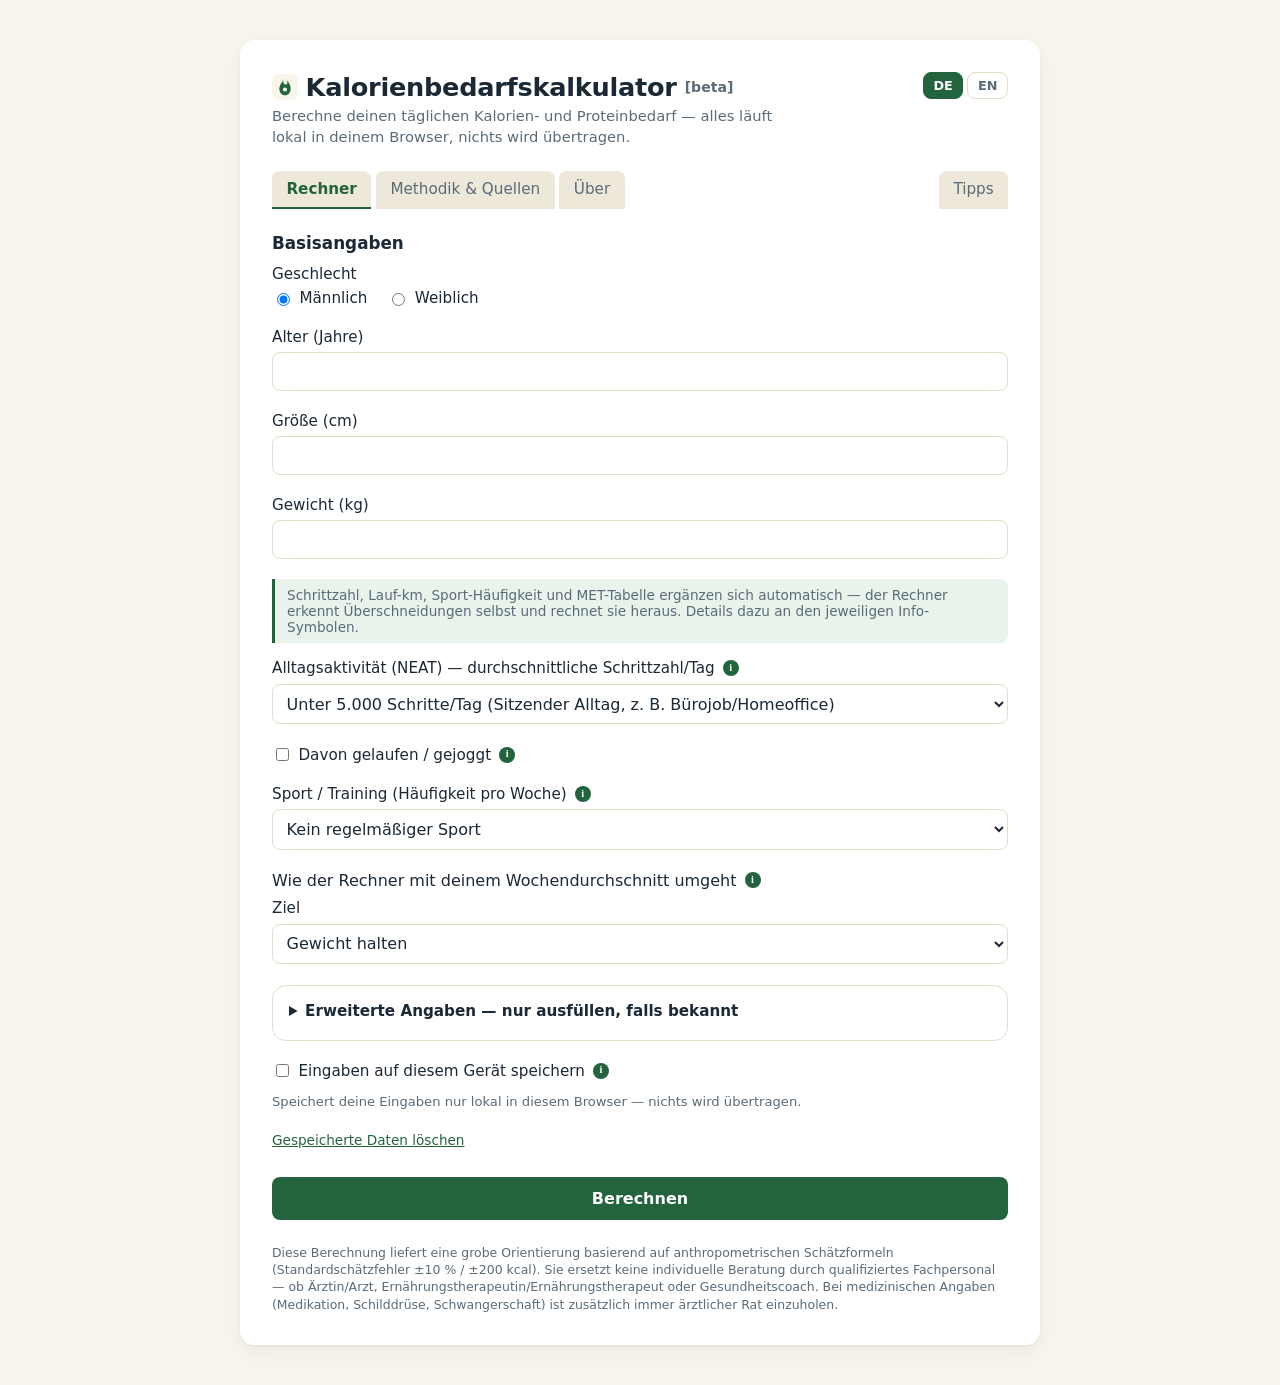
<file: index.html>
<!DOCTYPE html>
<html lang="de">
<head>
  <meta charset="UTF-8">
  <meta name="viewport" content="width=device-width, initial-scale=1.0">
  <title data-i18n="app_title">Kalorienbedarfskalkulator</title>
  <link rel="icon" type="image/svg+xml" href="kalorienbedarfskalkulator-favicon.svg">
  <link rel="stylesheet" href="css/style.css">
</head>
<body>
  <main class="card">
    <div class="header-row">
      <h1><img src="kalorienbedarfskalkulator-favicon.svg" alt="" class="h1-icon"><span data-i18n="app_title">Kalorienbedarfskalkulator</span> <span class="beta-tag">[beta]</span></h1>
      <div class="lang-switch" role="group" data-i18n-attr-aria-label="lang_switch_aria">
        <button type="button" id="lang-btn-de" class="lang-btn" data-lang="de">DE</button>
        <button type="button" id="lang-btn-en" class="lang-btn" data-lang="en">EN</button>
      </div>
    </div>
    <div class="subheader-row">
      <p class="subtitle" data-i18n="app_subtitle">Berechne deinen täglichen Kalorien- und Proteinbedarf — alles läuft lokal in deinem Browser, nichts wird übertragen.</p>
      <p id="translation-notice" class="translation-notice" hidden>Note: the English text was machine-translated and has not been manually reviewed.</p>
    </div>

    <nav class="tabs" role="tablist">
      <button type="button" id="tab-btn-rechner" class="tab-btn is-active" role="tab" aria-selected="true" aria-controls="tab-rechner" data-i18n="tab_rechner">Rechner</button>
      <button type="button" id="tab-btn-methodik" class="tab-btn" role="tab" aria-selected="false" aria-controls="tab-methodik" data-i18n="tab_methodik">Methodik &amp; Quellen</button>
      <button type="button" id="tab-btn-ueber" class="tab-btn" role="tab" aria-selected="false" aria-controls="tab-ueber" data-i18n="tab_ueber">Über</button>
      <button type="button" id="tab-btn-tipps" class="tab-btn tab-btn-right" role="tab" aria-selected="false" aria-controls="tab-tipps" data-i18n="tab_tipps">Tipps</button>
    </nav>

    <section id="tab-rechner" role="tabpanel">
      <form id="calc-form" novalidate>
        <h2 class="section-heading" data-i18n="heading_basisangaben">Basisangaben</h2>

        <div class="field">
          <span class="field-label" data-i18n="feld_geschlecht_label">Geschlecht</span>
          <div class="radio-group">
            <label><input type="radio" name="gender" value="male" checked> <span data-i18n="geschlecht_maennlich">Männlich</span></label>
            <label><input type="radio" name="gender" value="female"> <span data-i18n="geschlecht_weiblich">Weiblich</span></label>
          </div>
        </div>

        <div class="field">
          <label for="age" data-i18n="feld_alter_label">Alter (Jahre)</label>
          <input type="number" id="age" name="age" min="10" max="120" step="1" required>
        </div>

        <div class="field">
          <label for="height" data-i18n="feld_groesse_label">Größe (cm)</label>
          <input type="number" id="height" name="height" min="100" max="250" step="0.1" required>
        </div>

        <div class="field">
          <label for="weight" data-i18n="feld_gewicht_label">Gewicht (kg)</label>
          <input type="number" id="weight" name="weight" min="30" max="300" step="0.1" required>
        </div>

        <p class="bereichs-hinweis field-group-start" data-i18n="bewegung_kurzuebersicht">
          Schrittzahl, Lauf-km, Sport-Häufigkeit und MET-Tabelle ergänzen sich automatisch — der Rechner erkennt
          Überschneidungen selbst und rechnet sie heraus. Details dazu an den jeweiligen Info-Symbolen.
        </p>

        <div class="field">
          <div class="field-label-row">
            <label for="neatSchritte" data-i18n="feld_neat_label">Alltagsaktivität (NEAT) — durchschnittliche Schrittzahl/Tag</label>
            <details class="info-toggle">
              <summary data-i18n-attr-aria-label="info_aria_neat"><span class="info-icon" aria-hidden="true">i</span></summary>
              <div class="info-toggle-inhalt" data-i18n="feld_neat_hint">Zähl deine Gesamt-Schrittzahl an einem typischen Tag, so wie sie dein Tracker anzeigt — inklusive Spaziergänge und Laufrunden. Das deckt deine gesamte Alltagsbewegung ab, auch wenn ein Teil davon aus Sport stammt.</div>
            </details>
          </div>
          <select id="neatSchritte" name="neatSchritte" required>
            <option value="unter5000" selected data-i18n="neat_opt_unter5000">Unter 5.000 Schritte/Tag (Sitzender Alltag, z. B. Bürojob/Homeoffice)</option>
            <option value="5000bis10000" data-i18n="neat_opt_5000bis10000">5.000–10.000 Schritte/Tag (Moderat aktiv, z. B. Verkäufer, viele Alltagswege)</option>
            <option value="10000bis15000" data-i18n="neat_opt_10000bis15000">10.000–15.000 Schritte/Tag (Sehr aktiv, z. B. Kellner, Pflegekraft)</option>
            <option value="ab15000" data-i18n="neat_opt_ab15000">Über 15.000 Schritte/Tag (Extrem aktiv, z. B. Handwerker, Bauarbeiter)</option>
          </select>
        </div>

        <div class="field">
          <div class="field-label-row">
            <label class="checkbox-label"><input type="checkbox" id="laufAktiv"> <span data-i18n="lauf_label">Davon gelaufen / gejoggt</span></label>
            <details class="info-toggle">
              <summary data-i18n-attr-aria-label="info_aria_lauf"><span class="info-icon" aria-hidden="true">i</span></summary>
              <div class="info-toggle-inhalt" data-i18n="lauf_km_hint">
                Zähl deine Gesamtschritte oben weiterhin genau so, wie dein Tracker sie anzeigt. Trage hier deine
                wöchentlichen Lauf-Kilometer ein. Falls du denselben Lauf unten bei der genauen MET-Berechnung
                einträgst, erkennt der Rechner das automatisch und übernimmt dafür die MET-Angabe — ohne
                MET-Eintrag rechnet er stattdessen mit einer einfachen Faustregel.
              </div>
            </details>
          </div>
          <div class="field sub-field" id="feld-lauf-km" hidden>
            <label for="laufKmWoche" data-i18n="lauf_km_label">Kilometer pro Woche</label>
            <input type="number" id="laufKmWoche" min="0" max="200" step="1" placeholder="0">
          </div>
        </div>

        <div class="field">
          <div class="field-label-row">
            <label for="sportHaeufigkeit" data-i18n="feld_sport_haeufigkeit_label">Sport / Training (Häufigkeit pro Woche)</label>
            <details class="info-toggle">
              <summary data-i18n-attr-aria-label="info_aria_sport_haeufigkeit"><span class="info-icon" aria-hidden="true">i</span></summary>
              <div class="info-toggle-inhalt">
                <p data-i18n="feld_sport_haeufigkeit_hint">Häufigkeit deines regelmäßigen Sports, zusätzlich zur Alltagsaktivität oben.</p>
                <p data-i18n="sport_haeufigkeit_doppelzaehlung_warnung">Gilt nur für Sport, der nicht wesentlich zu deiner Schrittzahl oben beiträgt (z. B. Radfahren, Schwimmen, Krafttraining, Yoga).</p>
              </div>
            </details>
          </div>
          <select id="sportHaeufigkeit" name="sportHaeufigkeit" required>
            <option value="keinSport" selected data-i18n="sport_haeufigkeit_opt_keinSport">Kein regelmäßiger Sport</option>
            <option value="1bis3" data-i18n="sport_haeufigkeit_opt_1bis3">1–3× pro Woche</option>
            <option value="3bis5" data-i18n="sport_haeufigkeit_opt_3bis5">3–5× pro Woche</option>
            <option value="6bis7" data-i18n="sport_haeufigkeit_opt_6bis7">6–7× pro Woche</option>
            <option value="leistungssport" data-i18n="sport_haeufigkeit_opt_leistungssport">Leistungssport / sehr intensiv</option>
          </select>
          <p class="field-hint sub-field" id="hinweis-met-override-sport" hidden data-i18n="hinweis_met_override">Bei genauer MET-Berechnung wird oben automatisch „Kein regelmäßiger Sport" als Sport-Häufigkeit angenommen (Feld ist deaktiviert) — dein Training wird hier separat und präziser dazugerechnet. Deine Alltagsaktivität (NEAT) bleibt davon unberührt.</p>
        </div>

        <div class="field-label-row">
          <span data-i18n="wochenmittel_teaser">Wie der Rechner mit deinem Wochendurchschnitt umgeht</span>
          <details class="info-toggle">
            <summary data-i18n-attr-aria-label="info_aria_wochenmittel"><span class="info-icon" aria-hidden="true">i</span></summary>
            <div class="info-toggle-inhalt" data-i18n="neat_sport_aequivalenz_text">
              Der Rechner ermittelt deinen durchschnittlichen Tagesbedarf. 10.000 Schritte im Alltag verbrennen oft
              ähnlich viel Energie wie eine intensive Sporteinheit — solange dein Wochenmittel aus Bewegung und Sport
              konstant bleibt, passt die Berechnung.
            </div>
          </details>
        </div>

        <div class="field field-group-start">
          <label for="goal" data-i18n="feld_ziel_label">Ziel</label>
          <select id="goal" name="goal">
            <option value="lose" data-i18n="ziel_opt_lose">Gewicht verlieren</option>
            <option value="maintain" selected data-i18n="ziel_opt_maintain">Gewicht halten</option>
            <option value="gain" data-i18n="ziel_opt_gain">Gewicht zunehmen</option>
          </select>
        </div>

        <details class="advanced">
          <summary data-i18n="erweiterte_summary">Erweiterte Angaben — nur ausfüllen, falls bekannt</summary>

          <fieldset class="field-group">
            <legend data-i18n="ffm_legend">Fettfreie Masse (FFM)</legend>
            <div class="field-label-row">
              <span data-i18n="ffm_teaser">Genauere Eingabe statt Körperkompositions-Schätzung</span>
              <details class="info-toggle">
                <summary data-i18n-attr-aria-label="info_aria_ffm"><span class="info-icon" aria-hidden="true">i</span></summary>
                <div class="info-toggle-inhalt" data-i18n="ffm_hint">Falls bekannt, ermöglicht das eine präzisere Formel (Cunningham 1991 / Katch-McArdle).</div>
              </details>
            </div>
            <div class="radio-group vertical">
              <label><input type="radio" name="ffmModus" value="keine" checked> <span data-i18n="ffm_opt_keine">Keine Angabe</span></label>
              <label><input type="radio" name="ffmModus" value="direkt"> <span data-i18n="ffm_opt_direkt">FFM direkt bekannt (z. B. DXA/BIA/ADP)</span></label>
              <label><input type="radio" name="ffmModus" value="kfa"> <span data-i18n="ffm_opt_kfa">Körperfettanteil bekannt</span></label>
            </div>
            <div class="field sub-field" id="feld-ffm-direkt" hidden>
              <label for="ffmDirekt" data-i18n="ffm_direkt_label">Fettfreie Masse (kg)</label>
              <input type="number" id="ffmDirekt" min="10" max="150" step="0.1" aria-describedby="error-ffm-direkt">
              <p class="field-error" id="error-ffm-direkt" hidden data-i18n="error_ffm_zu_hoch">Die fettfreie Masse muss kleiner als dein Gesamtgewicht sein.</p>
            </div>
            <div class="field sub-field" id="feld-ffm-kfa" hidden>
              <label for="kfaProzent" data-i18n="ffm_kfa_label">Körperfettanteil (%)</label>
              <input type="number" id="kfaProzent" min="3" max="60" step="0.1" aria-describedby="error-kfa">
              <p class="field-error" id="error-kfa" hidden data-i18n="error_kfa_bereich">Bitte einen Wert zwischen 3 % und 60 % eingeben.</p>
            </div>
            <div class="field sub-field" id="feld-ist-sportler" hidden>
              <label class="checkbox-label"><input type="checkbox" id="istSportler"> <span data-i18n="ffm_sportler_label">Freizeitsportler:in (regelmäßiges Training)</span></label>
            </div>
          </fieldset>

          <fieldset class="field-group">
            <legend data-i18n="sport_legend">Sport / Training</legend>
            <div class="field-label-row">
              <span data-i18n="sport_hint_kurz">Genauere Eingabe statt Häufigkeits-Schätzung</span>
              <details class="info-toggle">
                <summary data-i18n-attr-aria-label="info_aria_sport_training"><span class="info-icon" aria-hidden="true">i</span></summary>
                <div class="info-toggle-inhalt" data-i18n="sport_hint">
                  Falls du deine Trainingsdaten genau kennst, kannst du sie hier präzise angeben — das
                  <strong>ersetzt</strong> die Häufigkeits-Schätzung oben. Deine Alltagsaktivität (NEAT) bleibt davon
                  unberührt.
                </div>
              </details>
            </div>
            <div class="radio-group vertical">
              <label><input type="radio" name="sportModus" value="keine" checked> <span data-i18n="sport_opt_keine">Schätzung oben verwenden</span></label>
              <label><input type="radio" name="sportModus" value="met"> <span data-i18n="sport_opt_met">Genaue MET-Berechnung</span></label>
            </div>
            <div class="sub-field" id="feld-met" hidden>
              <div class="field">
                <div class="field-label-row">
                  <label class="checkbox-label"><input type="checkbox" id="traegtTrackerBeimSport" checked> <span data-i18n="traegt_tracker_label">Ich trage meinen Schrittzähler auch beim hier eingetragenen Sport</span></label>
                  <details class="info-toggle">
                    <summary data-i18n-attr-aria-label="info_aria_tracker"><span class="info-icon" aria-hidden="true">i</span></summary>
                    <div class="info-toggle-inhalt" data-i18n="traegt_tracker_hint">
                      Aktiv: Laufen, Gehen/Wandern und Ballsportarten unten werden anteilig von deiner Schrittzahl
                      oben abgezogen (Krafttraining, Rad, Schwimmen, Yoga bleiben unberührt). Inaktiv: deine
                      Schrittzahl oben gilt als reine Alltagsbewegung, dein Training unten zählt voll obendrauf.
                    </div>
                  </details>
                </div>
              </div>
              <div class="field-label-row" id="hinweis-lauf-met" hidden>
                <span data-i18n="hinweis_lauf_met_kurz">Lauf-km oben werden berücksichtigt</span>
                <details class="info-toggle">
                  <summary data-i18n-attr-aria-label="info_aria_lauf_met"><span class="info-icon" aria-hidden="true">i</span></summary>
                  <div class="info-toggle-inhalt" data-i18n="hinweis_lauf_met">
                    Wenn du hier kein Laufen einträgst, werden deine oben angegebenen Lauf-Kilometer berücksichtigt.
                    Trägst du dein Lauftraining auch hier ein, berechnet der Rechner es exakt über MET — deine
                    gelaufenen Schritte werden automatisch von deinen Alltagsschritten abgezogen. Du musst oben nichts
                    ändern.
                  </div>
                </details>
              </div>
              <div class="field-label-row">
                <span class="field-label" data-i18n="met_legend">MET-Aktivitäten</span>
                <details class="info-toggle">
                  <summary data-i18n-attr-aria-label="info_aria_met"><span class="info-icon" aria-hidden="true">i</span></summary>
                  <div class="info-toggle-inhalt" data-i18n="met_hint">
                    <abbr title="Metabolic Equivalent of Task">MET</abbr>: Vielfaches des Grundumsatzes während einer Aktivität. Werte
                    aus dem <em>Compendium of Physical Activities</em> (Standardreferenz der Sportwissenschaft, Details im Tab
                    „Methodik &amp; Quellen"). Wähle je Aktivität einen Eintrag und die Stunden pro Woche — bei mehreren
                    Sportarten erscheint automatisch eine neue Zeile.
                  </div>
                </details>
              </div>
              <div id="met-liste"></div>
            </div>
            <p class="field-hint sub-field" id="hinweis-met-override" hidden data-i18n="hinweis_met_override">
              Bei genauer MET-Berechnung wird oben automatisch „Kein regelmäßiger Sport" als Sport-Häufigkeit angenommen (Feld ist deaktiviert) — dein Training wird hier separat und präziser dazugerechnet. Deine Alltagsaktivität (NEAT) bleibt davon unberührt.
            </p>
          </fieldset>

          <fieldset class="field-group">
            <legend data-i18n="weitere_legend">Weitere Faktoren</legend>

            <div class="field" id="feld-schwangerschaft">
              <div class="field-label-row">
                <label for="schwangerschaftStillzeit" data-i18n="schwangerschaft_label">Schwangerschaft / Stillzeit</label>
                <details class="info-toggle">
                  <summary data-i18n-attr-aria-label="info_aria_schwangerschaft"><span class="info-icon" aria-hidden="true">i</span></summary>
                  <div class="info-toggle-inhalt" data-i18n="schwangerschaft_hint">Erhöht deinen täglichen Gesamtumsatz spürbar (Schwangerschaft ca. +250 kcal/Tag, Stillzeit ca. +500 kcal/Tag).</div>
                </details>
                <details class="info-toggle info-toggle-wichtig">
                  <summary data-i18n-attr-aria-label="info_aria_schwangerschaft_warnung"><span class="info-icon" aria-hidden="true">!</span></summary>
                  <div class="info-toggle-inhalt"><strong data-i18n="hinweis_fachpersonal_kurz">Ersetzt keine individuelle Beratung durch qualifiziertes Fachpersonal.</strong></div>
                </details>
              </div>
              <select id="schwangerschaftStillzeit">
                <option value="" data-i18n="schwangerschaft_opt_keine">Keine Angabe</option>
                <option value="schwanger" data-i18n="schwangerschaft_opt_schwanger">Schwangerschaft</option>
                <option value="stillzeit" data-i18n="schwangerschaft_opt_stillzeit">Stillzeit</option>
              </select>
            </div>

            <div class="field">
              <div class="field-label-row">
                <label class="checkbox-label"><input type="checkbox" id="adaptiveThermogenese"> <span data-i18n="diaet_label">Seit längerem in Diät / Kalorienrestriktion</span></label>
                <details class="info-toggle">
                  <summary data-i18n-attr-aria-label="info_aria_diaet"><span class="info-icon" aria-hidden="true">i</span></summary>
                  <div class="info-toggle-inhalt" data-i18n="diaet_hint">Senkt den Grundumsatz um ca. 5–10 % (adaptive Thermogenese).</div>
                </details>
              </div>
            </div>

            <div class="field">
              <div class="field-label-row">
                <label class="checkbox-label"><input type="checkbox" id="schilddruseAktiv"> <span data-i18n="schilddruese_label">Ärztlich diagnostizierte Schilddrüsen-Erkrankung</span></label>
                <details class="info-toggle">
                  <summary data-i18n-attr-aria-label="info_aria_schilddruese"><span class="info-icon" aria-hidden="true">i</span></summary>
                  <div class="info-toggle-inhalt" data-i18n="schilddruese_hint">Schilddrüsenerkrankungen (Über- oder Unterfunktion) können den Grundumsatz messbar verändern. Da die Abweichung individuell sehr unterschiedlich ausfällt, trägst du hier den Prozentwert aus deiner ärztlichen Diagnose direkt ein, statt dass er pauschal geschätzt wird.</div>
                </details>
                <details class="info-toggle info-toggle-wichtig">
                  <summary data-i18n-attr-aria-label="info_aria_schilddruese_warnung"><span class="info-icon" aria-hidden="true">!</span></summary>
                  <div class="info-toggle-inhalt"><strong data-i18n="hinweis_fachpersonal_kurz">Ersetzt keine individuelle Beratung durch qualifiziertes Fachpersonal.</strong></div>
                </details>
              </div>
              <div class="field sub-field" id="feld-schilddruse" hidden>
                <label for="schilddruseProzent" data-i18n="schilddruese_prozent_label">Abweichung vom Grundumsatz laut Diagnose (%)</label>
                <input type="number" id="schilddruseProzent" min="-10" max="30" step="1">
              </div>
            </div>

            <div class="field">
              <div class="field-label-row">
                <label class="checkbox-label"><input type="checkbox" id="betaBlockerAktiv"> <span data-i18n="betablocker_label">Einnahme von Beta-Blockern</span></label>
                <details class="info-toggle">
                  <summary data-i18n-attr-aria-label="info_aria_betablocker"><span class="info-icon" aria-hidden="true">i</span></summary>
                  <div class="info-toggle-inhalt" data-i18n="betablocker_hint">Kann den täglichen Gesamtumsatz leicht senken (ca. 50–100 kcal/Tag) — dauerhaft wirksam, daher trotz der kleinen Größenordnung eingerechnet.</div>
                </details>
              </div>
            </div>

            <div class="field">
              <div class="field-label-row">
                <label class="checkbox-label"><input type="checkbox" id="fidgetingAktiv"> <span data-i18n="fidgeting_label">Auffällig viel unbewusste Bewegung / Zappeln</span></label>
                <details class="info-toggle">
                  <summary data-i18n-attr-aria-label="info_aria_fidgeting"><span class="info-icon" aria-hidden="true">i</span></summary>
                  <div class="info-toggle-inhalt" data-i18n="fidgeting_hint">Erhöht deinen täglichen Gesamtumsatz leicht.</div>
                </details>
              </div>
            </div>

            <div class="field">
              <div class="field-label-row">
                <label class="checkbox-label"><input type="checkbox" id="fieberAktiv"> <span data-i18n="fieber_label">Aktuell Fieber</span></label>
                <details class="info-toggle">
                  <summary data-i18n-attr-aria-label="info_aria_fieber"><span class="info-icon" aria-hidden="true">i</span></summary>
                  <div class="info-toggle-inhalt" data-i18n="fieber_hint">Erhöht den Grundumsatz spürbar (ca. +10–13 % pro °C Körperkerntemperatur über 37 °C).</div>
                </details>
                <details class="info-toggle info-toggle-wichtig">
                  <summary data-i18n-attr-aria-label="info_aria_fieber_warnung"><span class="info-icon" aria-hidden="true">!</span></summary>
                  <div class="info-toggle-inhalt"><strong data-i18n="hinweis_fachpersonal_kurz">Ersetzt keine individuelle Beratung durch qualifiziertes Fachpersonal.</strong></div>
                </details>
              </div>
              <div class="field sub-field" id="feld-fieber" hidden>
                <label for="fieberTemperatur" data-i18n="fieber_temp_label">Körpertemperatur (°C)</label>
                <input type="number" id="fieberTemperatur" min="35" max="45" step="0.1" aria-describedby="error-fieber">
                <p class="field-error" id="error-fieber" hidden></p>
              </div>
            </div>
          </fieldset>
        </details>

        <div class="field">
          <div class="field-label-row">
            <label class="checkbox-label"><input type="checkbox" id="speichernAktiv"> <span data-i18n="speichern_label">Eingaben auf diesem Gerät speichern</span></label>
            <details class="info-toggle">
              <summary data-i18n-attr-aria-label="info_aria_speichern"><span class="info-icon" aria-hidden="true">i</span></summary>
              <div class="info-toggle-inhalt" data-i18n="speichern_hint_technisch">
                Über <code>localStorage</code> direkt in diesem Browser auf diesem Gerät — kein Cache, keine automatische
                Löschung durch den Browser. Die Daten bleiben, bis du „Daten löschen" klickst oder die Website-Daten
                manuell in den Browser-Einstellungen leerst.
              </div>
            </details>
          </div>
          <p class="field-hint" data-i18n="speichern_hint_kurz">Speichert deine Eingaben nur lokal in diesem Browser — nichts wird übertragen.</p>
          <button type="button" id="datenLoeschenBtn" class="link-btn" data-i18n="speichern_loeschen_btn">Gespeicherte Daten löschen</button>
        </div>

        <button type="submit" data-i18n="submit_btn">Berechnen</button>
      </form>

      <div id="druck-inhalt">
      <section id="result" class="result" hidden aria-live="polite">
        <h3 class="section-heading" data-i18n="result_haupt_heading">Ergebnis</h3>

        <div class="result-item">
          <div class="result-row">
            <span data-i18n="result_bmi_label">Body-Mass-Index (BMI)</span>
            <strong id="val-bmi">–</strong>
          </div>
        </div>

        <div class="result-item">
          <div class="result-row">
            <span data-i18n="result_ree_label">Grundumsatz (REE)</span>
            <strong id="val-ree">–</strong>
          </div>
          <div class="bar" id="bar-ree"></div>
        </div>

        <div class="hint-box soft-boundary-hinweis" id="soft-boundary-hinweis" hidden></div>

        <div class="result-item">
          <div class="result-row">
            <span data-i18n="result_tee_label">Gesamtumsatz (TEE)</span>
            <strong id="val-tee">–</strong>
          </div>
          <div class="bar" id="bar-tee"></div>
        </div>

        <div class="result-item highlight">
          <div class="result-row">
            <span id="val-ziel-label" data-i18n="result_ziel_label_default">Empfohlene Kalorienzufuhr</span>
            <strong id="val-ziel">–</strong>
          </div>
          <div class="bar" id="bar-ziel"></div>
          <div id="ziel-warnung" class="signal-text" hidden></div>
        </div>

        <div class="hint-box" id="pal-hoch-hinweis" hidden data-i18n="pal_hoch_hinweis">
          Dein berechnetes Aktivitätslevel (PAL) liegt bei oder über 2,4 — das entspricht einer außergewöhnlich hohen
          dauerhaften Belastung nahe der physiologischen Obergrenze. Achte auf ausreichend Regeneration, Schlaf und bei
          Bedarf Erholungstage, besonders wenn du dieses Niveau über längere Zeit hältst.
        </div>

        <h3 class="section-heading" data-i18n="result_zusatz_heading">Zusätzliche Referenzwerte</h3>

        <div class="result-item">
          <div class="result-row">
            <span data-i18n="result_fettabbau_label">Kalorienbedarf für Fettabbau</span>
            <strong id="val-fettabbau">–</strong>
          </div>
          <div class="bar" id="bar-fettabbau"></div>
          <p id="fettabbau-hinweis" class="signal-text" hidden data-i18n="result_fettabbau_hinweis">Auf den Grundumsatz gedeckelt (Sicherheitsgrenze) — ein rechnerisch niedrigeres Defizit wäre hier nicht sinnvoll.</p>
        </div>

        <div class="result-item">
          <div class="result-row">
            <span data-i18n="result_protein_erhalt_label">Proteinbedarf für Muskelerhalt</span>
            <strong id="val-protein-erhalt">–</strong>
          </div>
          <div class="bar" id="bar-protein-erhalt"></div>
        </div>

        <div class="result-item">
          <div class="result-row">
            <span data-i18n="result_protein_aufbau_label">Proteinbedarf für Muskelaufbau</span>
            <strong id="val-protein-aufbau">–</strong>
          </div>
          <div class="bar" id="bar-protein-aufbau"></div>
        </div>

        <div class="hint-box">
          <p data-i18n="hint_sporttage"><strong>Sporttage:</strong> Die errechneten Kalorienziele basieren auf deinem angegebenen Aktivitätslevel bzw. deinen angegebenen durchschnittlichen Sportaktivitäten pro Woche — in Wochen mit zusätzlichen oder härteren Sporteinheiten (insb. Cardio/HIIT) solltest du zusätzliche Kalorien einplanen, damit du nicht zu tief in ein Kaloriendefizit rutschst.</p>
          <p data-i18n="hint_recomposition"><strong>Body Recomposition:</strong> Um gleichzeitig Körperfett abzubauen und Muskeln aufzubauen, ist neben ausreichend Protein insbesondere Krafttraining notwendig. Eine mittelfristige Steigerung der Muskelmasse erhöht zudem den Grundumsatz — die Kalkulation sollte daher regelmäßig aktualisiert werden.</p>
        </div>

        <details class="result-details stillstand-panel">
          <summary data-i18n="stillstand_panel_titel">Gewichtsstillstand oder Abnehmblockade? Woran es liegen kann</summary>
          <div class="hint-box">
            <p data-i18n="stillstand_thermogenese">
              Ein zu extremes Defizit kann zu vermehrtem Hunger, weniger unbewusster Alltagsbewegung (NEAT) und einem leicht
              sinkenden Grundumsatz führen (adaptive Thermogenese, ca. 5–10 %) — genau deshalb empfiehlt dieser Rechner ein
              moderates Defizit von 15–20 % statt eines radikalen.
            </p>
            <p data-i18n="stillstand_hormonell">
              Auch hormonelle Faktoren spielen eine Rolle: Eine Schilddrüsenunterfunktion kann den Grundumsatz messbar senken
              (im Formular oben unter „Weitere Faktoren" berücksichtigbar, falls ärztlich diagnostiziert), und erhöhte
              Stresshormone (Cortisol) können durch Wassereinlagerungen den tatsächlichen Fettabbau auf der Waage verschleiern.
            </p>
            <p data-i18n="stillstand_checkliste_intro">
              Bevor du von einem echten Plateau ausgehst: Gewichtsschwankungen durch Wasser sind normal — erst ab 4–6 Wochen
              wirklichem Stillstand lohnt sich eine genauere Abklärung. Für ein Arztgespräch können folgende Blutwerte
              hilfreich sein:
            </p>
            <ul class="hinweis-liste">
              <li data-i18n="stillstand_checkliste_schilddruese">Schilddrüse (TSH, fT3, fT4)</li>
              <li data-i18n="stillstand_checkliste_naehrstoffe">Nährstoffstatus (Eisen/Ferritin, Vitamin D)</li>
              <li data-i18n="stillstand_checkliste_hormone">ggf. Hormonstatus</li>
            </ul>
            <p class="disclaimer-inline" data-i18n="stillstand_disclaimer">
              Dieser Rechner ersetzt keine medizinische Diagnostik. Bei chronischem Abnehmstillstand oder Verdacht auf
              Stoffwechselerkrankungen wende dich bitte an qualifiziertes Fachpersonal.
            </p>
          </div>
        </details>

        <details class="result-details">
          <summary data-i18n="result_details_summary">Details zur Berechnung (Bandbreite, Formel, Modifikatoren)</summary>
          <div id="detail-inhalt"></div>
        </details>

        <div class="result-aktionen">
          <div class="field print-footer-feld">
            <div class="field-label-row">
              <label for="druckFussnote" data-i18n="druck_footer_label">Fußzeile für den PDF-Export (optional)</label>
              <details class="info-toggle">
                <summary data-i18n-attr-aria-label="info_aria_druck_footer"><span class="info-icon" aria-hidden="true">i</span></summary>
                <div class="info-toggle-inhalt" data-i18n="druck_footer_hint">
                  Wird zentriert am unteren Rand jeder gedruckten Seite angezeigt, z. B. dein Name. Bleibt das Feld leer, ändert
                  sich am PDF-Export nichts.
                </div>
              </details>
            </div>
            <input type="text" id="druckFussnote" maxlength="20">
          </div>

          <button type="button" id="printBtn" class="secondary-btn" data-i18n="print_btn">Ergebnis als PDF speichern</button>
        </div>
      </section>

      <p class="disclaimer" data-i18n="disclaimer">
        Diese Berechnung liefert eine grobe Orientierung basierend auf anthropometrischen Schätzformeln (Standardschätzfehler ±10 % / ±200 kcal).
        Sie ersetzt keine individuelle ärztliche oder ernährungstherapeutische Beratung — insbesondere bei medizinischen Angaben (Medikation, Schilddrüse, Schwangerschaft).
      </p>

      <div class="druck-eingaben" id="druck-eingaben" hidden>
        <h2 class="section-heading" data-i18n="druck_eingaben_heading">Eingegebene Werte</h2>
        <dl id="druck-eingaben-liste"></dl>
      </div>
      </div>

      <div class="druck-footer" id="druck-footer" hidden>
        <span id="druck-footer-datum"></span>
        <span id="druck-footer-text"></span>
      </div>
    </section>

    <section id="tab-methodik" role="tabpanel" hidden>
      <h2 class="section-heading" data-i18n="methodik_formeln_heading">Verwendete Formeln</h2>
      <div id="methodik-formeln"></div>

      <h2 class="section-heading" data-i18n="methodik_pal_heading">Das PAL-Konzept</h2>
      <p class="field-hint" data-i18n="methodik_pal_text">
        <abbr title="Physical Activity Level">PAL</abbr> steht für „Physical Activity Level" und beschreibt, wievielmal höher
        dein tatsächlicher Tagesverbrauch im Vergleich zum Grundumsatz liegt. Dieser Rechner setzt sich aus drei
        unabhängigen, addierten Bausteinen zusammen: der Alltagsaktivität (NEAT, geschätzt über deine durchschnittliche
        Schrittzahl/Tag, PAL 1,2–2,0), einem Sport-Zuschlag nach Trainingshäufigkeit oder wahlweise einer genauen
        MET-Berechnung (+0,00 bis +0,40) und optional einem kleinen Zuschlag für auffällig viel unbewusste Spontanbewegung
        (Fidgeting, +0,05 bis +0,10). Die getrennte Erfassung von Alltag und Sport vermeidet, dass beides in einer
        einzigen groben Schätzung vermischt wird — die Gesamtsumme wird auf 1,2 bis 2,6 begrenzt.
      </p>

      <h2 class="section-heading" data-i18n="methodik_met_heading">MET-Werte (Trainingsintensität)</h2>
      <p class="field-hint" id="methodik-met-quelle"></p>
      <div id="methodik-met"></div>

      <h2 class="section-heading" data-i18n="methodik_nicht_heading">Nicht eingerechnete Faktoren</h2>
      <p class="field-hint" data-i18n="methodik_nicht_intro">Diese Faktoren beeinflussen den Energiebedarf zwar grundsätzlich, fließen hier aber bewusst nicht in die Berechnung ein:</p>
      <ul id="liste-nicht-gerechnet" class="hinweis-liste"></ul>

      <h2 class="section-heading" data-i18n="methodik_grenzen_heading">Wann dieser Rechner nicht ausreicht</h2>
      <ul class="hinweis-liste">
        <li data-i18n="methodik_grenzen_li1">Organgewichte/MRT-Volumetrie oder indirekte Kalorimetrie als Goldstandard sind hier nicht abbildbar.</li>
        <li data-i18n="methodik_grenzen_li2">Tumorkachexie und ähnliche klinische Sonderfälle werden von keiner der Formeln erfasst.</li>
        <li data-i18n="methodik_grenzen_li3">Bei BMI &lt;16 oder &gt;40, schweren Traumata oder Verbrennungen: bitte klinische Abklärung statt Selbstberechnung.</li>
      </ul>
    </section>

    <section id="tab-ueber" role="tabpanel" hidden>
      <h2 class="section-heading" data-i18n="ueber_heading">Über dieses Projekt</h2>
      <p class="field-hint" data-i18n="ueber_intro">
        Der Kalorienbedarfsrechner ist ein quelloffenes Projekt — der vollständige Quellcode ist frei einsehbar auf
        <a href="https://github.com/bartlog/kalorienbedarfskalkulator" target="_blank" rel="noopener">GitHub</a>.
        Alle verwendeten Formeln und Modifikatoren beruhen auf wissenschaftlichen Studien (siehe Reiter „Methodik &amp;
        Quellen") und wurden anhand mehrerer Testfälle überprüft. Trotzdem übernimmt dieses Tool keine Gewähr für
        Richtigkeit oder Vollständigkeit und ersetzt keine medizinische oder ernährungswissenschaftliche Beratung.
      </p>
      <p class="field-hint" data-i18n="ueber_autor">
        <strong>Autor:</strong> Heiko Bartlog —
        <a href="https://bartlog.de" target="_blank" rel="noopener">bartlog.de</a><br>
        Entstanden mithilfe von Gemini (Deep Research, Grobkonzeption, Testfälle) und Claude Code.
      </p>
    </section>

    <section id="tab-tipps" role="tabpanel" hidden>
      <h2 class="section-heading" data-i18n="tipps_heading">Praxis-Tipps für Fettabbau &amp; Recomposition</h2>
      <p class="field-hint" data-i18n="tipps_intro">
        Eine kuratierte Sammlung praktischer Hebel — von Ernährung über Training bis Restaurantbesuche. Diese
        Empfehlungen ergänzen die Kalorien- und Proteinwerte oben, ersetzen aber keine individuelle medizinische
        oder ernährungswissenschaftliche Beratung. Jeder Abschnitt lässt sich über die Auswahl unterhalb des Titels
        nach Einstufung filtern.
      </p>
      <div id="tipps-abschnitte"></div>
    </section>
  </main>

  <script src="js/formeln.js"></script>
  <script src="js/auswahl.js"></script>
  <script src="js/modifikatoren.js"></script>
  <script src="js/berechnung.js"></script>
  <script src="js/speicher.js"></script>
  <script src="js/tipps-daten.js"></script>
  <script src="js/i18n.js"></script>
  <script src="js/ui.js"></script>
</body>
</html>
</file>
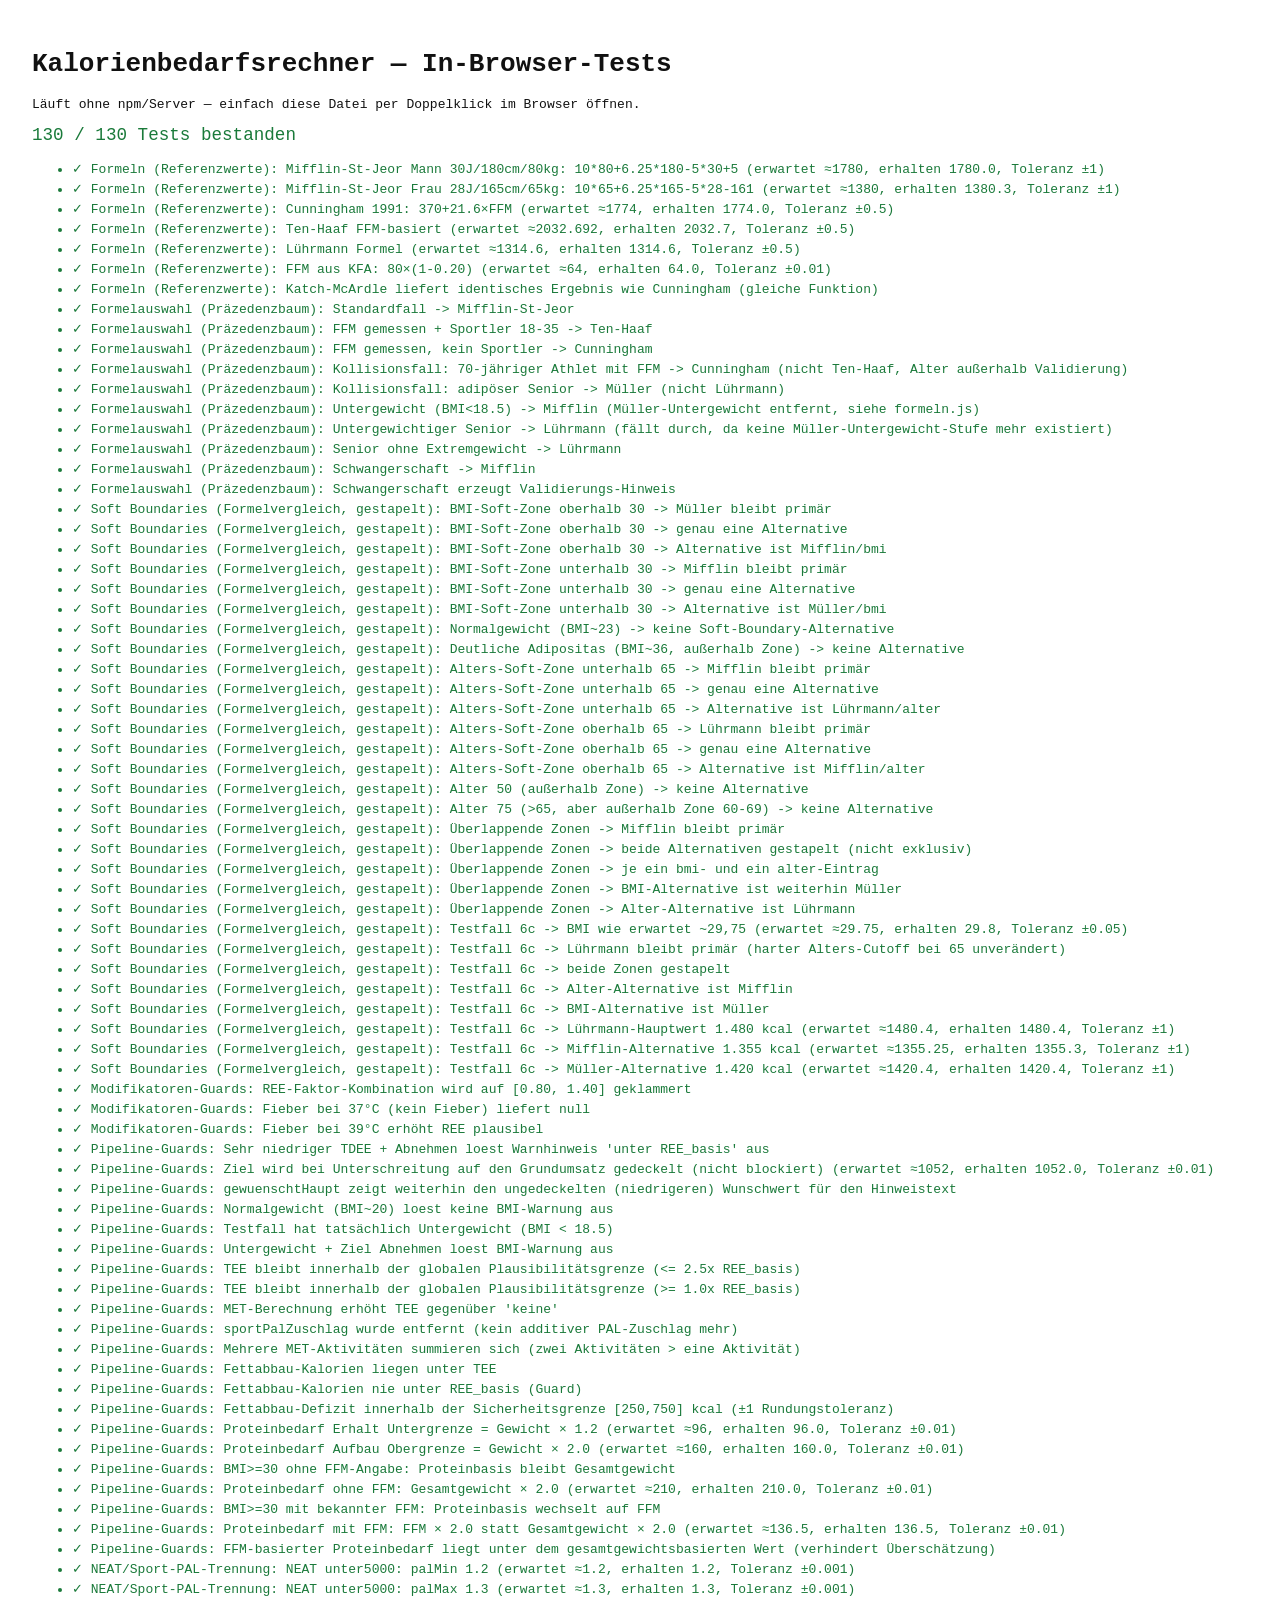
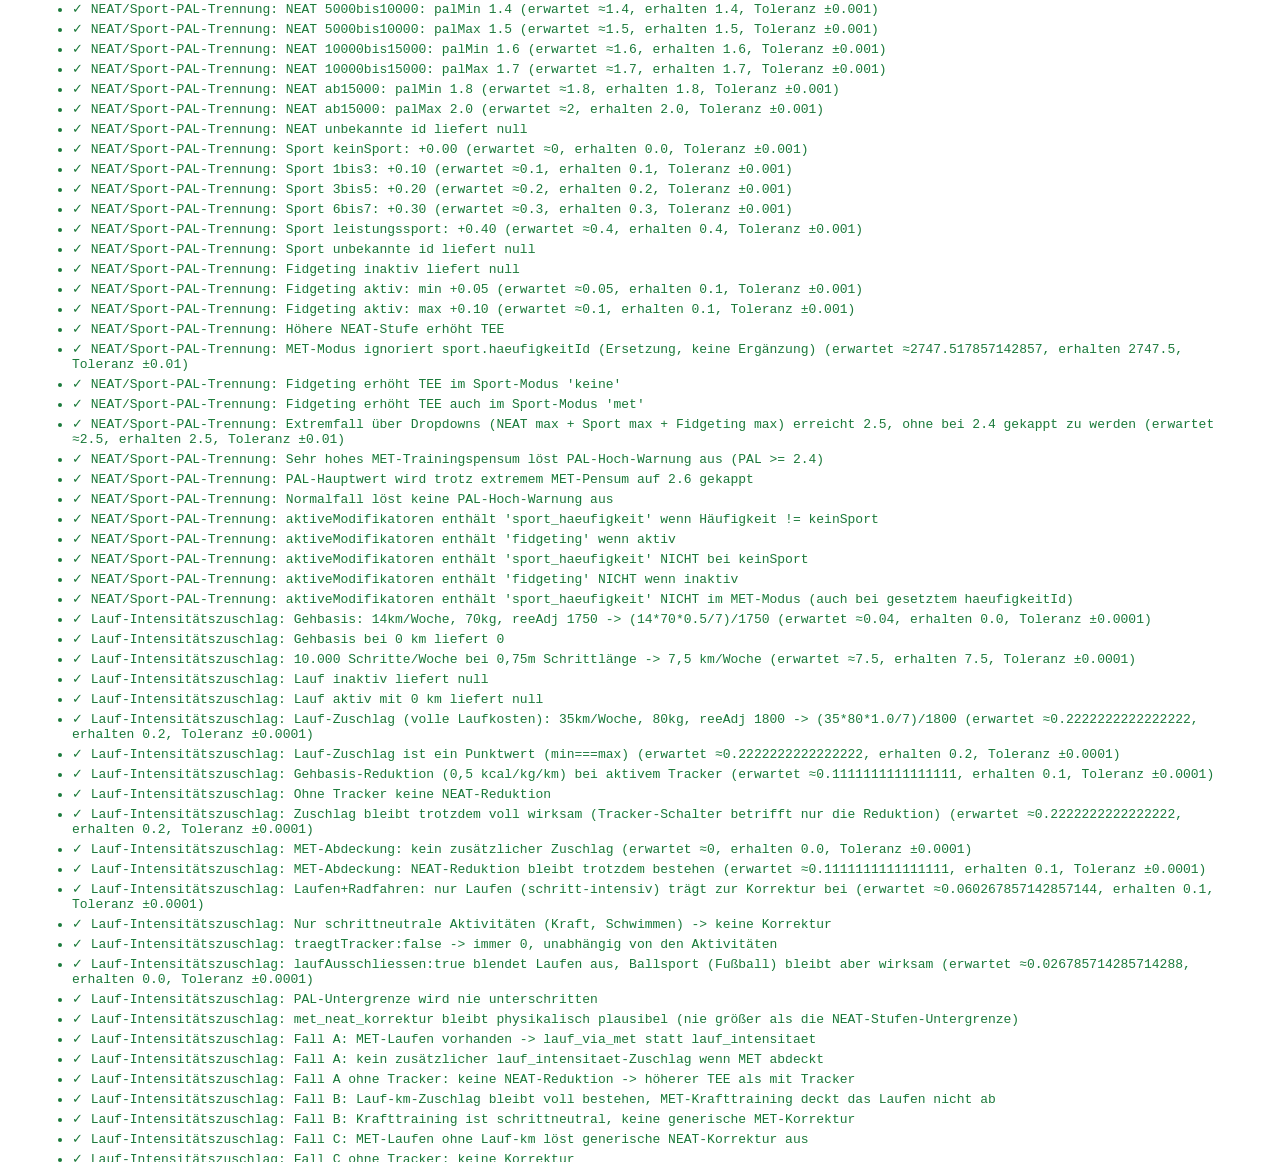
<file: tests.html>
<!DOCTYPE html>
<html lang="de">
<head>
  <meta charset="UTF-8">
  <title>Kalorienbedarfsrechner — Tests</title>
  <style>
    body { font-family: monospace; padding: 1.5rem; background: #fff; color: #111; }
    .pass { color: #1a7a3a; }
    .fail { color: #b3261e; font-weight: bold; }
    li { margin-bottom: 0.25rem; }
    #summary { font-size: 1.1rem; margin-bottom: 1rem; }
  </style>
</head>
<body>
  <h1>Kalorienbedarfsrechner — In-Browser-Tests</h1>
  <p>Läuft ohne npm/Server — einfach diese Datei per Doppelklick im Browser öffnen.</p>
  <div id="summary"></div>
  <ul id="results"></ul>

  <script src="js/formeln.js"></script>
  <script src="js/auswahl.js"></script>
  <script src="js/modifikatoren.js"></script>
  <script src="js/berechnung.js"></script>
  <script>
    "use strict";
    const results = [];
    let currentGroup = "";

    function group(name) {
      currentGroup = name;
    }

    function assert(condition, message) {
      results.push({ pass: !!condition, message: `${currentGroup}: ${message}` });
    }

    function assertApprox(actual, expected, tolerance, message) {
      const diff = Math.abs(actual - expected);
      assert(diff <= tolerance, `${message} (erwartet ≈${expected}, erhalten ${actual.toFixed(1)}, Toleranz ±${tolerance})`);
    }

    const { berechne, GOAL_ADJUSTMENT } = window.KBR.berechnung;
    const { selectREE } = window.KBR.auswahl;
    const formeln = window.KBR.formeln;

    // ---- Formeln: Referenzwerte von Hand nachgerechnet -----------------
    group("Formeln (Referenzwerte)");
    assertApprox(
      formeln.mifflinStJeor({ gender: "male", age: 30, heightCm: 180, weightKg: 80 }),
      1780, 1,
      "Mifflin-St-Jeor Mann 30J/180cm/80kg: 10*80+6.25*180-5*30+5"
    );
    assertApprox(
      formeln.mifflinStJeor({ gender: "female", age: 28, heightCm: 165, weightKg: 65 }),
      1380, 1,
      "Mifflin-St-Jeor Frau 28J/165cm/65kg: 10*65+6.25*165-5*28-161"
    );
    assertApprox(formeln.cunningham({ ffmKg: 65 }), 370 + 21.6 * 65, 0.5, "Cunningham 1991: 370+21.6×FFM");
    assertApprox(formeln.tenHaaf({ ffmKg: 68 }), 22.771 * 68 + 484.264, 0.5, "Ten-Haaf FFM-basiert");
    assertApprox(formeln.luehrmann({ gender: "female", age: 68, weightKg: 68 }), 757 + 11.9 * 68 - 3.7 * 68 + 0, 0.5, "Lührmann Formel");
    assertApprox(formeln.ffmAusKfa({ weightKg: 80, kfaProzent: 20 }), 64, 0.01, "FFM aus KFA: 80×(1-0.20)");
    assert(
      Math.abs(formeln.cunningham({ ffmKg: 70 }) - (370 + 21.6 * 70)) < 0.001,
      "Katch-McArdle liefert identisches Ergebnis wie Cunningham (gleiche Funktion)"
    );

    // ---- Formelauswahl: Präzedenzbaum + Kollisionsfälle ----------------
    group("Formelauswahl (Präzedenzbaum)");
    assert(
      selectREE({ gender: "male", age: 30, heightCm: 180, weightKg: 80 }).formelId === "mifflin",
      "Standardfall -> Mifflin-St-Jeor"
    );
    assert(
      selectREE({ gender: "male", age: 25, heightCm: 182, weightKg: 78, ffmMeasured: true, ffmKg: 68, istSportler: true }).formelId === "tenhaaf",
      "FFM gemessen + Sportler 18-35 -> Ten-Haaf"
    );
    assert(
      selectREE({ gender: "male", age: 45, heightCm: 178, weightKg: 90, ffmMeasured: true, ffmKg: 65 }).formelId === "cunningham",
      "FFM gemessen, kein Sportler -> Cunningham"
    );
    assert(
      selectREE({ gender: "male", age: 70, heightCm: 175, weightKg: 75, ffmMeasured: true, ffmKg: 60, istSportler: true }).formelId === "cunningham",
      "Kollisionsfall: 70-jähriger Athlet mit FFM -> Cunningham (nicht Ten-Haaf, Alter außerhalb Validierung)"
    );
    assert(
      selectREE({ gender: "male", age: 72, heightCm: 172, weightKg: 105 }).formelId === "mueller",
      "Kollisionsfall: adipöser Senior -> Müller (nicht Lührmann)"
    );
    assert(
      selectREE({ gender: "female", age: 22, heightCm: 170, weightKg: 48 }).formelId === "mifflin",
      "Untergewicht (BMI<18.5) -> Mifflin (Müller-Untergewicht entfernt, siehe formeln.js)"
    );
    assert(
      selectREE({ gender: "female", age: 68, heightCm: 165, weightKg: 45 }).formelId === "luehrmann",
      "Untergewichtiger Senior -> Lührmann (fällt durch, da keine Müller-Untergewicht-Stufe mehr existiert)"
    );
    assert(
      selectREE({ gender: "female", age: 68, heightCm: 165, weightKg: 68 }).formelId === "luehrmann",
      "Senior ohne Extremgewicht -> Lührmann"
    );
    assert(
      selectREE({ gender: "female", age: 30, heightCm: 168, weightKg: 70, schwangerschaftStillzeit: "schwanger" }).formelId === "mifflin",
      "Schwangerschaft -> Mifflin"
    );
    assert(
      selectREE({ gender: "female", age: 30, heightCm: 168, weightKg: 70, schwangerschaftStillzeit: "schwanger" }).hinweise.length === 1,
      "Schwangerschaft erzeugt Validierungs-Hinweis"
    );

    // ---- Soft Boundaries (BMI 29-31, Alter 60-69) -----------------------
    // Beide Zonen sind unabhängig voneinander gestapelt (Option 2), keine
    // exklusive Vorrangregel mehr -- r.alternativen ist ein Array mit 0, 1
    // oder 2 Einträgen ({formelId, formelName, reeBasis, softBoundary}).
    group("Soft Boundaries (Formelvergleich, gestapelt)");
    (function () {
      // BMI 30,45 (>=30 -> Müller primär), innerhalb der Zone [29,31], Alter außerhalb
      const r = selectREE({ gender: "male", age: 40, heightCm: 170, weightKg: 88 });
      assert(r.formelId === "mueller", "BMI-Soft-Zone oberhalb 30 -> Müller bleibt primär");
      assert(r.alternativen.length === 1, "BMI-Soft-Zone oberhalb 30 -> genau eine Alternative");
      assert(r.alternativen[0].formelId === "mifflin" && r.alternativen[0].softBoundary === "bmi", "BMI-Soft-Zone oberhalb 30 -> Alternative ist Mifflin/bmi");
    })();
    (function () {
      // BMI 29,41 (<30 -> Mifflin primär), innerhalb der Zone [29,31], Alter außerhalb
      const r = selectREE({ gender: "male", age: 40, heightCm: 170, weightKg: 85 });
      assert(r.formelId === "mifflin", "BMI-Soft-Zone unterhalb 30 -> Mifflin bleibt primär");
      assert(r.alternativen.length === 1, "BMI-Soft-Zone unterhalb 30 -> genau eine Alternative");
      assert(r.alternativen[0].formelId === "mueller" && r.alternativen[0].softBoundary === "bmi", "BMI-Soft-Zone unterhalb 30 -> Alternative ist Müller/bmi");
    })();
    (function () {
      const rNormal = selectREE({ gender: "male", age: 40, heightCm: 180, weightKg: 75 }); // BMI ~23
      assert(rNormal.alternativen.length === 0, "Normalgewicht (BMI~23) -> keine Soft-Boundary-Alternative");
      const rAdipoes = selectREE({ gender: "male", age: 40, heightCm: 170, weightKg: 105 }); // BMI ~36
      assert(rAdipoes.alternativen.length === 0, "Deutliche Adipositas (BMI~36, außerhalb Zone) -> keine Alternative");
    })();
    (function () {
      // Alter 62 (<65 -> Mifflin primär), innerhalb der Zone [60,69], Normalgewicht
      const r = selectREE({ gender: "female", age: 62, heightCm: 165, weightKg: 62 });
      assert(r.formelId === "mifflin", "Alters-Soft-Zone unterhalb 65 -> Mifflin bleibt primär");
      assert(r.alternativen.length === 1, "Alters-Soft-Zone unterhalb 65 -> genau eine Alternative");
      assert(r.alternativen[0].formelId === "luehrmann" && r.alternativen[0].softBoundary === "alter", "Alters-Soft-Zone unterhalb 65 -> Alternative ist Lührmann/alter");
    })();
    (function () {
      // Alter 67 (>=65 -> Lührmann primär), innerhalb der Zone [60,69], Normalgewicht
      const r = selectREE({ gender: "female", age: 67, heightCm: 165, weightKg: 62 });
      assert(r.formelId === "luehrmann", "Alters-Soft-Zone oberhalb 65 -> Lührmann bleibt primär");
      assert(r.alternativen.length === 1, "Alters-Soft-Zone oberhalb 65 -> genau eine Alternative");
      assert(r.alternativen[0].formelId === "mifflin" && r.alternativen[0].softBoundary === "alter", "Alters-Soft-Zone oberhalb 65 -> Alternative ist Mifflin/alter");
    })();
    (function () {
      const rJung = selectREE({ gender: "female", age: 50, heightCm: 165, weightKg: 62 });
      assert(rJung.alternativen.length === 0, "Alter 50 (außerhalb Zone) -> keine Alternative");
      const rAlt = selectREE({ gender: "female", age: 75, heightCm: 165, weightKg: 62 });
      assert(rAlt.formelId === "luehrmann" && rAlt.alternativen.length === 0, "Alter 75 (>65, aber außerhalb Zone 60-69) -> keine Alternative");
    })();
    (function () {
      // Überlappung, beide primär außerhalb ihrer harten Schwelle: BMI 29,41
      // UND Alter 62 gleichzeitig in der jeweiligen Zone -> Mifflin bleibt
      // primär (weder bmi>=30 noch age>=65 greift), BEIDE Alternativen
      // erscheinen gestapelt statt sich exklusiv auszuschließen.
      const r = selectREE({ gender: "male", age: 62, heightCm: 170, weightKg: 85 });
      assert(r.formelId === "mifflin", "Überlappende Zonen -> Mifflin bleibt primär");
      assert(r.alternativen.length === 2, "Überlappende Zonen -> beide Alternativen gestapelt (nicht exklusiv)");
      const zonen = r.alternativen.map((a) => a.softBoundary).sort();
      assert(zonen[0] === "alter" && zonen[1] === "bmi", "Überlappende Zonen -> je ein bmi- und ein alter-Eintrag");
      const alt = r.alternativen.find((a) => a.softBoundary === "bmi");
      assert(alt.formelId === "mueller", "Überlappende Zonen -> BMI-Alternative ist weiterhin Müller");
      const altAlter = r.alternativen.find((a) => a.softBoundary === "alter");
      assert(altAlter.formelId === "luehrmann", "Überlappende Zonen -> Alter-Alternative ist Lührmann");
    })();
    (function () {
      // Testfall 6c: Alter genau 65 (harter Cutoff -> Lührmann bleibt primär,
      // wie bereits vor diesem Stacking-Umbau dokumentiert) UND BMI 29,75
      // (innerhalb der BMI-Zone [29,31]) gleichzeitig -> beide Zonen greifen
      // unabhängig voneinander: Alter-Zone vergleicht mit Mifflin (da Lührmann
      // selbst schon primär ist), BMI-Zone vergleicht mit Müller.
      const r = selectREE({ gender: "female", age: 65, heightCm: 165, weightKg: 81 });
      assertApprox(r.bmi, 29.75, 0.05, "Testfall 6c -> BMI wie erwartet ~29,75");
      assert(r.formelId === "luehrmann", "Testfall 6c -> Lührmann bleibt primär (harter Alters-Cutoff bei 65 unverändert)");
      assert(r.alternativen.length === 2, "Testfall 6c -> beide Zonen gestapelt");
      const mifflinAlt = r.alternativen.find((a) => a.softBoundary === "alter");
      const muellerAlt = r.alternativen.find((a) => a.softBoundary === "bmi");
      assert(mifflinAlt && mifflinAlt.formelId === "mifflin", "Testfall 6c -> Alter-Alternative ist Mifflin");
      assert(muellerAlt && muellerAlt.formelId === "mueller", "Testfall 6c -> BMI-Alternative ist Müller");
      // Exakte Werte gemäß den implementierten Formeln (nicht den zunächst vom
      // Nutzer überschlagenen Zahlen ~1.350/~1.355/~1.378 -- Gegenprobe von
      // Hand bestätigte 1480,4/1355,25/1420,4 als die tatsächlich korrekten
      // Formelergebnisse; die ursprüngliche Schätzung war ungenau, kein Bug).
      assertApprox(r.reeBasis, 1480.4, 1, "Testfall 6c -> Lührmann-Hauptwert 1.480 kcal");
      assertApprox(mifflinAlt.reeBasis, 1355.25, 1, "Testfall 6c -> Mifflin-Alternative 1.355 kcal");
      assertApprox(muellerAlt.reeBasis, 1420.4, 1, "Testfall 6c -> Müller-Alternative 1.420 kcal");
    })();

    // ---- Modifikatoren: Guards ------------------------------------------
    group("Modifikatoren-Guards");
    (function () {
      const kombi = window.KBR.modifikatoren.kombiniereReeFaktoren({
        adaptiveThermogenese: { faktorMin: 0.5, faktorMax: 0.5 }, // absichtlich extrem, um Clamp zu testen
      });
      assert(kombi.faktorMin >= 0.8 && kombi.faktorMax <= 1.4, "REE-Faktor-Kombination wird auf [0.80, 1.40] geklammert");
    })();
    (function () {
      const fieberOhne = window.KBR.modifikatoren.fieber({ koerpertemperaturC: 37 });
      assert(fieberOhne === null, "Fieber bei 37°C (kein Fieber) liefert null");
      const fieberMit = window.KBR.modifikatoren.fieber({ koerpertemperaturC: 39 });
      assert(fieberMit.faktorMin > 1 && fieberMit.faktorMax > fieberMit.faktorMin, "Fieber bei 39°C erhöht REE plausibel");
    })();

    // ---- Pipeline: Guards & Plausibilitätsgrenzen -----------------------
    group("Pipeline-Guards");
    (function () {
      // Adaptive Thermogenese zusätzlich aktiv, da die NEAT-Mindeststufe (unter5000)
      // im Mittel PAL 1.25 liefert (statt eines fixen 1.2 wie im alten Einzel-Dropdown)
      // -- ohne einen zusätzlichen REE-senkenden Faktor unterschreitet das 20%-Defizit
      // den Grundumsatz bei dieser PAL-Untergrenze nicht mehr zuverlässig.
      const r = berechne({
        gender: "female", age: 65, heightCm: 150, weightKg: 45,
        neatSchritteId: "unter5000", ziel: "lose", sport: { modus: "keine" },
        adaptiveThermogeneseAktiv: true,
      });
      assert(r.ziel.unterReeBasis === true, "Sehr niedriger TDEE + Abnehmen loest Warnhinweis 'unter REE_basis' aus");
      assertApprox(r.ziel.haupt, r.ree.basis, 0.01, "Ziel wird bei Unterschreitung auf den Grundumsatz gedeckelt (nicht blockiert)");
      assert(r.ziel.gewuenschtHaupt < r.ree.basis, "gewuenschtHaupt zeigt weiterhin den ungedeckelten (niedrigeren) Wunschwert für den Hinweistext");
      assert(r.ziel.bmiWarnung === false, "Normalgewicht (BMI~20) loest keine BMI-Warnung aus");
    })();
    (function () {
      // Untergewicht + Ziel Abnehmen -> eigenständige BMI-Warnung, unabhängig vom Grundumsatz-Clamp
      const r = berechne({
        gender: "female", age: 25, heightCm: 170, weightKg: 48,
        neatSchritteId: "5000bis10000", ziel: "lose", sport: { modus: "keine" },
      });
      assert(r.formel.bmi < 18.5, "Testfall hat tatsächlich Untergewicht (BMI < 18.5)");
      assert(r.ziel.bmiWarnung === true, "Untergewicht + Ziel Abnehmen loest BMI-Warnung aus");
    })();
    (function () {
      const r = berechne({
        gender: "male", age: 25, heightCm: 190, weightKg: 100,
        neatSchritteId: "ab15000", ziel: "gain",
        sport: { modus: "met", aktivitaeten: [{ metWert: 10, stundenProWoche: 7.5, label: "Laufen" }] },
      });
      assert(r.tee.haupt <= r.ree.basis * 2.5 + 0.01, "TEE bleibt innerhalb der globalen Plausibilitätsgrenze (<= 2.5x REE_basis)");
      assert(r.tee.haupt >= r.ree.basis * 1.0 - 0.01, "TEE bleibt innerhalb der globalen Plausibilitätsgrenze (>= 1.0x REE_basis)");
    })();
    (function () {
      // MET-Berechnung ersetzt die Aktivitätslevel-Schätzung, statt sie additiv zu ergänzen
      // (kein separater "PAL-Zuschlag" mehr -> kein Doppelzählungsrisiko mit dem ganzheitlichen PAL)
      const basis = { gender: "male", age: 30, heightCm: 178, weightKg: 75, neatSchritteId: "unter5000", ziel: "maintain" };
      const rKeine = berechne({ ...basis, sport: { modus: "keine" } });
      const rMet = berechne({ ...basis, sport: { modus: "met", aktivitaeten: [{ metWert: 9, stundenProWoche: 3, label: "Laufen" }] } });
      assert(rMet.tee.haupt > rKeine.tee.haupt, "MET-Berechnung erhöht TEE gegenüber 'keine'");
      assert(window.KBR.modifikatoren.sportPalZuschlag === undefined, "sportPalZuschlag wurde entfernt (kein additiver PAL-Zuschlag mehr)");

      // Mehrere Aktivitäten in einer Woche werden korrekt summiert
      const rZweiAktivitaeten = berechne({
        ...basis,
        sport: {
          modus: "met",
          aktivitaeten: [
            { metWert: 9, stundenProWoche: 3, label: "Laufen" },
            { metWert: 4, stundenProWoche: 2, label: "Tischtennis" },
          ],
        },
      });
      assert(
        rZweiAktivitaeten.tee.haupt > rMet.tee.haupt,
        "Mehrere MET-Aktivitäten summieren sich (zwei Aktivitäten > eine Aktivität)"
      );
    })();
    (function () {
      const r = berechne({
        gender: "male", age: 30, heightCm: 180, weightKg: 80,
        neatSchritteId: "5000bis10000", ziel: "maintain", sport: { modus: "keine" },
      });
      assert(r.fettabbau.haupt < r.tee.haupt, "Fettabbau-Kalorien liegen unter TEE");
      assert(r.fettabbau.haupt >= r.ree.basis, "Fettabbau-Kalorien nie unter REE_basis (Guard)");
      const deficit = r.tee.haupt - r.fettabbau.haupt;
      assert(deficit >= 249 && deficit <= 751, "Fettabbau-Defizit innerhalb der Sicherheitsgrenze [250,750] kcal (±1 Rundungstoleranz)");
    })();
    (function () {
      const r = berechne({
        gender: "male", age: 30, heightCm: 180, weightKg: 80,
        neatSchritteId: "5000bis10000", ziel: "maintain", sport: { modus: "keine" },
      });
      assertApprox(r.proteinErhalt.min, 80 * 1.2, 0.01, "Proteinbedarf Erhalt Untergrenze = Gewicht × 1.2");
      assertApprox(r.proteinAufbau.max, 80 * 2.0, 0.01, "Proteinbedarf Aufbau Obergrenze = Gewicht × 2.0");
    })();
    (function () {
      // BMI >=30 ohne FFM-Angabe -> weiterhin Gesamtgewicht als Referenz
      const rOhneFfm = berechne({
        gender: "male", age: 40, heightCm: 175, weightKg: 105,
        neatSchritteId: "unter5000", ziel: "maintain", sport: { modus: "keine" },
      });
      assert(rOhneFfm.proteinBasis === "gewicht", "BMI>=30 ohne FFM-Angabe: Proteinbasis bleibt Gesamtgewicht");
      assertApprox(rOhneFfm.proteinAufbau.max, 105 * 2.0, 0.01, "Proteinbedarf ohne FFM: Gesamtgewicht × 2.0");

      // BMI >=30 mit FFM (via KFA) -> FFM statt Gesamtgewicht als Referenz
      const ffmKg = formeln.ffmAusKfa({ weightKg: 105, kfaProzent: 35 }); // FFM = 68.25 kg
      const rMitFfm = berechne({
        gender: "male", age: 40, heightCm: 175, weightKg: 105, ffmKg,
        neatSchritteId: "unter5000", ziel: "maintain", sport: { modus: "keine" },
      });
      assert(rMitFfm.proteinBasis === "ffm", "BMI>=30 mit bekannter FFM: Proteinbasis wechselt auf FFM");
      assertApprox(rMitFfm.proteinAufbau.max, ffmKg * 2.0, 0.01, "Proteinbedarf mit FFM: FFM × 2.0 statt Gesamtgewicht × 2.0");
      assert(rMitFfm.proteinAufbau.max < rOhneFfm.proteinAufbau.max, "FFM-basierter Proteinbedarf liegt unter dem gesamtgewichtsbasierten Wert (verhindert Überschätzung)");
    })();

    // ---- NEAT/Sport-PAL-Trennung ----------------------------------------
    group("NEAT/Sport-PAL-Trennung");
    (function () {
      const m = window.KBR.modifikatoren;
      assertApprox(m.neatPalBereich({ neatSchritteId: "unter5000" }).palMin, 1.2, 0.001, "NEAT unter5000: palMin 1.2");
      assertApprox(m.neatPalBereich({ neatSchritteId: "unter5000" }).palMax, 1.3, 0.001, "NEAT unter5000: palMax 1.3");
      assertApprox(m.neatPalBereich({ neatSchritteId: "5000bis10000" }).palMin, 1.4, 0.001, "NEAT 5000bis10000: palMin 1.4");
      assertApprox(m.neatPalBereich({ neatSchritteId: "5000bis10000" }).palMax, 1.5, 0.001, "NEAT 5000bis10000: palMax 1.5");
      assertApprox(m.neatPalBereich({ neatSchritteId: "10000bis15000" }).palMin, 1.6, 0.001, "NEAT 10000bis15000: palMin 1.6");
      assertApprox(m.neatPalBereich({ neatSchritteId: "10000bis15000" }).palMax, 1.7, 0.001, "NEAT 10000bis15000: palMax 1.7");
      assertApprox(m.neatPalBereich({ neatSchritteId: "ab15000" }).palMin, 1.8, 0.001, "NEAT ab15000: palMin 1.8");
      assertApprox(m.neatPalBereich({ neatSchritteId: "ab15000" }).palMax, 2.0, 0.001, "NEAT ab15000: palMax 2.0");
      assert(m.neatPalBereich({ neatSchritteId: "unbekannt" }) === null, "NEAT unbekannte id liefert null");
    })();
    (function () {
      const m = window.KBR.modifikatoren;
      assertApprox(m.sportHaeufigkeitZuschlag({ haeufigkeitId: "keinSport" }).min, 0.0, 0.001, "Sport keinSport: +0.00");
      assertApprox(m.sportHaeufigkeitZuschlag({ haeufigkeitId: "1bis3" }).min, 0.1, 0.001, "Sport 1bis3: +0.10");
      assertApprox(m.sportHaeufigkeitZuschlag({ haeufigkeitId: "3bis5" }).min, 0.2, 0.001, "Sport 3bis5: +0.20");
      assertApprox(m.sportHaeufigkeitZuschlag({ haeufigkeitId: "6bis7" }).min, 0.3, 0.001, "Sport 6bis7: +0.30");
      assertApprox(m.sportHaeufigkeitZuschlag({ haeufigkeitId: "leistungssport" }).min, 0.4, 0.001, "Sport leistungssport: +0.40");
      assert(m.sportHaeufigkeitZuschlag({ haeufigkeitId: "unbekannt" }) === null, "Sport unbekannte id liefert null");
    })();
    (function () {
      const m = window.KBR.modifikatoren;
      assert(m.fidgetingPalZuschlag({ aktiv: false }) === null, "Fidgeting inaktiv liefert null");
      const f = m.fidgetingPalZuschlag({ aktiv: true });
      assertApprox(f.min, 0.05, 0.001, "Fidgeting aktiv: min +0.05");
      assertApprox(f.max, 0.1, 0.001, "Fidgeting aktiv: max +0.10");
    })();
    (function () {
      // Höhere NEAT-Stufe erhöht TEE bei sonst gleichem Input
      const basis = { gender: "male", age: 30, heightCm: 178, weightKg: 75, ziel: "maintain", sport: { modus: "keine", haeufigkeitId: "keinSport" } };
      const rNiedrig = berechne({ ...basis, neatSchritteId: "unter5000" });
      const rHoch = berechne({ ...basis, neatSchritteId: "ab15000" });
      assert(rHoch.tee.haupt > rNiedrig.tee.haupt, "Höhere NEAT-Stufe erhöht TEE");
    })();
    (function () {
      // MET-Modus ersetzt den Sport-Häufigkeits-Zuschlag, ignoriert haeufigkeitId
      const basis = { gender: "male", age: 30, heightCm: 178, weightKg: 75, neatSchritteId: "5000bis10000", ziel: "maintain" };
      const aktivitaeten = [{ metWert: 9, stundenProWoche: 3, label: "Laufen" }];
      const rLeistung = berechne({ ...basis, sport: { modus: "met", haeufigkeitId: "leistungssport", aktivitaeten } });
      const rKein = berechne({ ...basis, sport: { modus: "met", haeufigkeitId: "keinSport", aktivitaeten } });
      assertApprox(rLeistung.tee.haupt, rKein.tee.haupt, 0.01, "MET-Modus ignoriert sport.haeufigkeitId (Ersetzung, keine Ergänzung)");
    })();
    (function () {
      // Fidgeting addiert sich unabhängig vom Sport-Modus
      const basis = { gender: "male", age: 30, heightCm: 178, weightKg: 75, neatSchritteId: "5000bis10000", ziel: "maintain" };
      const rKeineOhne = berechne({ ...basis, sport: { modus: "keine", haeufigkeitId: "keinSport" }, fidgetingAktiv: false });
      const rKeineMit = berechne({ ...basis, sport: { modus: "keine", haeufigkeitId: "keinSport" }, fidgetingAktiv: true });
      assert(rKeineMit.tee.haupt > rKeineOhne.tee.haupt, "Fidgeting erhöht TEE im Sport-Modus 'keine'");
      const aktivitaeten = [{ metWert: 9, stundenProWoche: 3, label: "Laufen" }];
      const rMetOhne = berechne({ ...basis, sport: { modus: "met", aktivitaeten }, fidgetingAktiv: false });
      const rMetMit = berechne({ ...basis, sport: { modus: "met", aktivitaeten }, fidgetingAktiv: true });
      assert(rMetMit.tee.haupt > rMetOhne.tee.haupt, "Fidgeting erhöht TEE auch im Sport-Modus 'met'");
    })();
    (function () {
      // Extremfall über die Dropdowns: NEAT-Max 2.0 + Sport-Max 0.4 + Fidgeting-Max 0.1 = 2.5,
      // bleibt unter der neuen Klammer 2.6 (kein Abschneiden mehr, anders als bei der alten Grenze 2.4).
      const r = berechne({
        gender: "male", age: 25, heightCm: 180, weightKg: 80, neatSchritteId: "ab15000", ziel: "maintain",
        sport: { modus: "keine", haeufigkeitId: "leistungssport" }, fidgetingAktiv: true,
      });
      assertApprox(r.pal.max, 2.5, 0.01, "Extremfall über Dropdowns (NEAT max + Sport max + Fidgeting max) erreicht 2.5, ohne bei 2.4 gekappt zu werden");
    })();
    (function () {
      // Extremfall über MET: sehr hohes Trainingspensum kann den PAL-Hauptwert über 2.4 (Warnung)
      // und sogar über die neue Klammer 2.6 treiben -> Klammer greift korrekt.
      const r = berechne({
        gender: "male", age: 25, heightCm: 180, weightKg: 80, neatSchritteId: "ab15000", ziel: "maintain",
        sport: { modus: "met", aktivitaeten: [{ metWert: 20, stundenProWoche: 20, label: "Extrem" }] }, fidgetingAktiv: true,
      });
      assert(r.pal.hochWarnung === true, "Sehr hohes MET-Trainingspensum löst PAL-Hoch-Warnung aus (PAL >= 2.4)");
      assert(r.pal.max <= 2.6 + 0.001, "PAL-Hauptwert wird trotz extremem MET-Pensum auf 2.6 gekappt");
    })();
    (function () {
      const r = berechne({
        gender: "male", age: 30, heightCm: 178, weightKg: 75, neatSchritteId: "5000bis10000", ziel: "maintain",
        sport: { modus: "keine", haeufigkeitId: "keinSport" }, fidgetingAktiv: false,
      });
      assert(r.pal.hochWarnung === false, "Normalfall löst keine PAL-Hoch-Warnung aus");
    })();
    (function () {
      const basis = { gender: "male", age: 30, heightCm: 178, weightKg: 75, neatSchritteId: "5000bis10000", ziel: "maintain" };
      const rMitSport = berechne({ ...basis, sport: { modus: "keine", haeufigkeitId: "3bis5" }, fidgetingAktiv: true });
      const hatSportHaeufigkeit = rMitSport.aktiveModifikatoren.some((mod) => mod.id === "sport_haeufigkeit");
      const hatFidgeting = rMitSport.aktiveModifikatoren.some((mod) => mod.id === "fidgeting");
      assert(hatSportHaeufigkeit, "aktiveModifikatoren enthält 'sport_haeufigkeit' wenn Häufigkeit != keinSport");
      assert(hatFidgeting, "aktiveModifikatoren enthält 'fidgeting' wenn aktiv");

      const rOhne = berechne({ ...basis, sport: { modus: "keine", haeufigkeitId: "keinSport" }, fidgetingAktiv: false });
      const hatSportHaeufigkeitOhne = rOhne.aktiveModifikatoren.some((mod) => mod.id === "sport_haeufigkeit");
      const hatFidgetingOhne = rOhne.aktiveModifikatoren.some((mod) => mod.id === "fidgeting");
      assert(!hatSportHaeufigkeitOhne, "aktiveModifikatoren enthält 'sport_haeufigkeit' NICHT bei keinSport");
      assert(!hatFidgetingOhne, "aktiveModifikatoren enthält 'fidgeting' NICHT wenn inaktiv");

      const rMet = berechne({ ...basis, sport: { modus: "met", haeufigkeitId: "leistungssport", aktivitaeten: [{ metWert: 9, stundenProWoche: 3, label: "Laufen" }] } });
      const hatSportHaeufigkeitMet = rMet.aktiveModifikatoren.some((mod) => mod.id === "sport_haeufigkeit");
      assert(!hatSportHaeufigkeitMet, "aktiveModifikatoren enthält 'sport_haeufigkeit' NICHT im MET-Modus (auch bei gesetztem haeufigkeitId)");
    })();

    // ---- Lauf-Intensitätszuschlag + generische MET-Kategorie-Korrektur ----
    group("Lauf-Intensitätszuschlag");
    (function () {
      const m = window.KBR.modifikatoren;
      assertApprox(m.gehbasisPalAequivalent({ kmWoche: 14, weightKg: 70, reeAdj: 1750 }), 0.04, 0.0001, "Gehbasis: 14km/Woche, 70kg, reeAdj 1750 -> (14*70*0.5/7)/1750");
      assert(m.gehbasisPalAequivalent({ kmWoche: 0, weightKg: 70, reeAdj: 1750 }) === 0, "Gehbasis bei 0 km liefert 0");
      assertApprox(m.schritteZuKmWoche(10000), 7.5, 0.0001, "10.000 Schritte/Woche bei 0,75m Schrittlänge -> 7,5 km/Woche");
    })();
    (function () {
      const m = window.KBR.modifikatoren;
      assert(m.laufAnpassung({ aktiv: false, kmWoche: 30, weightKg: 80, reeAdj: 1800, vonMetAbgedeckt: false, traegtTracker: true }) === null, "Lauf inaktiv liefert null");
      assert(m.laufAnpassung({ aktiv: true, kmWoche: 0, weightKg: 80, reeAdj: 1800, vonMetAbgedeckt: false, traegtTracker: true }) === null, "Lauf aktiv mit 0 km liefert null");
      const z = m.laufAnpassung({ aktiv: true, kmWoche: 35, weightKg: 80, reeAdj: 1800, vonMetAbgedeckt: false, traegtTracker: true });
      // (35 * 80 * 1.0 / 7) / 1800 = 400 / 1800
      assertApprox(z.zuschlagMin, 400 / 1800, 0.0001, "Lauf-Zuschlag (volle Laufkosten): 35km/Woche, 80kg, reeAdj 1800 -> (35*80*1.0/7)/1800");
      assertApprox(z.zuschlagMax, z.zuschlagMin, 0.0001, "Lauf-Zuschlag ist ein Punktwert (min===max)");
      assertApprox(z.neatReduktion, 200 / 1800, 0.0001, "Gehbasis-Reduktion (0,5 kcal/kg/km) bei aktivem Tracker");

      const ohneTracker = m.laufAnpassung({ aktiv: true, kmWoche: 35, weightKg: 80, reeAdj: 1800, vonMetAbgedeckt: false, traegtTracker: false });
      assert(ohneTracker.neatReduktion === 0, "Ohne Tracker keine NEAT-Reduktion");
      assertApprox(ohneTracker.zuschlagMin, z.zuschlagMin, 0.0001, "Zuschlag bleibt trotzdem voll wirksam (Tracker-Schalter betrifft nur die Reduktion)");

      const vonMet = m.laufAnpassung({ aktiv: true, kmWoche: 35, weightKg: 80, reeAdj: 1800, vonMetAbgedeckt: true, traegtTracker: true });
      assertApprox(vonMet.zuschlagMin, 0, 0.0001, "MET-Abdeckung: kein zusätzlicher Zuschlag");
      assertApprox(vonMet.neatReduktion, z.neatReduktion, 0.0001, "MET-Abdeckung: NEAT-Reduktion bleibt trotzdem bestehen");
    })();
    (function () {
      const m = window.KBR.modifikatoren;
      const aktivitaeten = [
        { aktivitaetId: "joggen_locker", stundenProWoche: 3 },
        { aktivitaetId: "rad_moderat", stundenProWoche: 2 },
      ];
      const erwartetKm = (3 * 60 * 150 * m.SCHRITTLAENGE_M) / 1000; // nur joggen_locker (laufen), rad_moderat ist schrittneutral
      const erwartet = m.gehbasisPalAequivalent({ kmWoche: erwartetKm, weightKg: 75, reeAdj: 1800 });
      const ergebnis = m.schrittIntensiveMetKorrektur({ aktivitaeten, weightKg: 75, reeAdj: 1800, traegtTracker: true, laufAusschliessen: false });
      assertApprox(ergebnis, erwartet, 0.0001, "Laufen+Radfahren: nur Laufen (schritt-intensiv) trägt zur Korrektur bei");

      const nurSchrittneutral = m.schrittIntensiveMetKorrektur({
        aktivitaeten: [{ aktivitaetId: "kraft_intensiv", stundenProWoche: 4 }, { aktivitaetId: "schwimmen_locker", stundenProWoche: 2 }],
        weightKg: 75, reeAdj: 1800, traegtTracker: true, laufAusschliessen: false,
      });
      assert(nurSchrittneutral === 0, "Nur schrittneutrale Aktivitäten (Kraft, Schwimmen) -> keine Korrektur");

      const ohneTracker = m.schrittIntensiveMetKorrektur({ aktivitaeten, weightKg: 75, reeAdj: 1800, traegtTracker: false, laufAusschliessen: false });
      assert(ohneTracker === 0, "traegtTracker:false -> immer 0, unabhängig von den Aktivitäten");

      const mitAusschluss = m.schrittIntensiveMetKorrektur({
        aktivitaeten: [{ aktivitaetId: "joggen_locker", stundenProWoche: 3 }, { aktivitaetId: "fussball_locker", stundenProWoche: 2 }],
        weightKg: 75, reeAdj: 1800, traegtTracker: true, laufAusschliessen: true,
      });
      const nurFussball = m.schrittIntensiveMetKorrektur({
        aktivitaeten: [{ aktivitaetId: "fussball_locker", stundenProWoche: 2 }],
        weightKg: 75, reeAdj: 1800, traegtTracker: true, laufAusschliessen: false,
      });
      assertApprox(mitAusschluss, nurFussball, 0.0001, "laufAusschliessen:true blendet Laufen aus, Ballsport (Fußball) bleibt aber wirksam");
    })();
    (function () {
      // Plausibilitäts-Boden: NEAT-Mindeststufe + extrem hohe MET-Stunden für
      // eine Laufen-Aktivität darf keinen negativen/unplausiblen Zwischenwert
      // erzeugen -- weder im Endergebnis (globale Klammer) noch in der
      // Modifikator-Anzeige (Komponenten-Deckelung).
      const r = berechne({
        gender: "male", age: 30, heightCm: 180, weightKg: 70, neatSchritteId: "unter5000", ziel: "maintain",
        sport: { modus: "met", aktivitaeten: [{ aktivitaetId: "joggen_locker", metWert: 7.5, stundenProWoche: 40 }] },
        traegtTrackerBeimSport: true,
      });
      // Der Gesamt-TEE steigt bei 40h/Woche Joggen berechtigterweise stark an (der
      // reguläre MET-Zuschlag ist real und unabhängig vom NEAT-Reduktions-Boden) --
      // die globale Untergrenze 1,2 muss hier nicht erreicht werden, nur nie
      // unterschritten. Entscheidend ist, dass die NEAT-Reduktion selbst (nicht
      // der volle TEE) physikalisch plausibel begrenzt bleibt.
      assert(r.pal.min >= 1.2 - 0.001, "PAL-Untergrenze wird nie unterschritten");
      const korrektur = r.aktiveModifikatoren.find((mod) => mod.id === "met_neat_korrektur");
      assert(!korrektur || korrektur.zuschlag <= 1.2 + 0.001, "met_neat_korrektur bleibt physikalisch plausibel (nie größer als die NEAT-Stufen-Untergrenze)");
    })();
    (function () {
      // Fall A: Lauf-km oben + MET-Laufen unten -> MET übernimmt, kein
      // zusätzlicher lauf_intensitaet-Zuschlag.
      const basis = { gender: "male", age: 30, heightCm: 178, weightKg: 75, neatSchritteId: "5000bis10000", ziel: "maintain" };
      const aktivitaeten = [{ aktivitaetId: "joggen_locker", metWert: 7.5, stundenProWoche: 3 }];
      const rTracker = berechne({ ...basis, laufAktiv: true, laufKmWoche: 40, sport: { modus: "met", aktivitaeten }, traegtTrackerBeimSport: true });
      assert(rTracker.aktiveModifikatoren.some((m) => m.id === "lauf_via_met"), "Fall A: MET-Laufen vorhanden -> lauf_via_met statt lauf_intensitaet");
      assert(!rTracker.aktiveModifikatoren.some((m) => m.id === "lauf_intensitaet"), "Fall A: kein zusätzlicher lauf_intensitaet-Zuschlag wenn MET abdeckt");

      const rOhneTracker = berechne({ ...basis, laufAktiv: true, laufKmWoche: 40, sport: { modus: "met", aktivitaeten }, traegtTrackerBeimSport: false });
      assert(rOhneTracker.tee.haupt > rTracker.tee.haupt, "Fall A ohne Tracker: keine NEAT-Reduktion -> höherer TEE als mit Tracker");
    })();
    (function () {
      // Fall B: Lauf-km oben + andere (schrittneutrale) MET-Sportart unten ->
      // voller Lauf-Zuschlag bleibt, keine generische MET-Korrektur nötig.
      const basis = { gender: "male", age: 30, heightCm: 178, weightKg: 75, neatSchritteId: "5000bis10000", ziel: "maintain" };
      const aktivitaeten = [{ aktivitaetId: "kraft_intensiv", metWert: 5.0, stundenProWoche: 3 }];
      const r = berechne({ ...basis, laufAktiv: true, laufKmWoche: 40, sport: { modus: "met", aktivitaeten }, traegtTrackerBeimSport: true });
      assert(r.aktiveModifikatoren.some((m) => m.id === "lauf_intensitaet"), "Fall B: Lauf-km-Zuschlag bleibt voll bestehen, MET-Krafttraining deckt das Laufen nicht ab");
      assert(!r.aktiveModifikatoren.some((m) => m.id === "met_neat_korrektur"), "Fall B: Krafttraining ist schrittneutral, keine generische MET-Korrektur");
    })();
    (function () {
      // Fall C (Sonderfall): kein Lauf-km oben, aber MET-Laufen unten ->
      // generische Korrektur greift für die Laufen-Zeile.
      const basis = { gender: "male", age: 30, heightCm: 178, weightKg: 75, neatSchritteId: "5000bis10000", ziel: "maintain" };
      const aktivitaeten = [{ aktivitaetId: "joggen_locker", metWert: 7.5, stundenProWoche: 3 }];
      const rTracker = berechne({ ...basis, laufAktiv: false, laufKmWoche: 0, sport: { modus: "met", aktivitaeten }, traegtTrackerBeimSport: true });
      const rOhneTracker = berechne({ ...basis, laufAktiv: false, laufKmWoche: 0, sport: { modus: "met", aktivitaeten }, traegtTrackerBeimSport: false });
      assert(rTracker.aktiveModifikatoren.some((m) => m.id === "met_neat_korrektur"), "Fall C: MET-Laufen ohne Lauf-km löst generische NEAT-Korrektur aus");
      assert(!rOhneTracker.aktiveModifikatoren.some((m) => m.id === "met_neat_korrektur"), "Fall C ohne Tracker: keine Korrektur");
      assert(rOhneTracker.tee.haupt > rTracker.tee.haupt, "Fall C ohne Tracker: keine Reduktion -> höherer TEE als mit Tracker");
    })();
    (function () {
      const basis = { gender: "male", age: 30, heightCm: 178, weightKg: 75, neatSchritteId: "5000bis10000", ziel: "maintain", sport: { modus: "keine", haeufigkeitId: "keinSport" } };
      const rOhne = berechne({ ...basis, laufAktiv: false, laufKmWoche: 0 });
      const rMit = berechne({ ...basis, laufAktiv: true, laufKmWoche: 40 });
      assert(rMit.tee.haupt > rOhne.tee.haupt, "Aktivierter Lauf-Zuschlag erhöht TEE");
      const hatLauf = rMit.aktiveModifikatoren.some((mod) => mod.id === "lauf_intensitaet");
      const hatLaufOhne = rOhne.aktiveModifikatoren.some((mod) => mod.id === "lauf_intensitaet");
      assert(hatLauf, "aktiveModifikatoren enthält 'lauf_intensitaet' wenn aktiv mit km>0");
      assert(!hatLaufOhne, "aktiveModifikatoren enthält 'lauf_intensitaet' NICHT wenn inaktiv");
    })();

    // ---- Rendering ----
    const list = document.getElementById("results");
    let passCount = 0;
    for (const r of results) {
      const li = document.createElement("li");
      li.className = r.pass ? "pass" : "fail";
      li.textContent = (r.pass ? "✓ " : "✗ ") + r.message;
      list.appendChild(li);
      if (r.pass) passCount++;
    }
    const summary = document.getElementById("summary");
    const allPass = passCount === results.length;
    summary.textContent = `${passCount} / ${results.length} Tests bestanden`;
    summary.className = allPass ? "pass" : "fail";
  </script>
</body>
</html>
</file>
<file: css/style.css>
:root {
  --color-bg: #f9f5ec;
  --color-card: #ffffff;
  --color-text: #1b2835;
  --color-muted: #5a6b78;
  --color-accent: #23643f;
  --color-accent-hover: #1a4d30;
  --color-signal: #a12f2f;
  --color-border: #e3dcc9;
  --color-highlight-bg: #eaf2ec;
  /* Gleiche Mischung wie --color-highlight-bg (~9,5 % --color-signal in Weiß)
     -- heller Tint derselben Farbfamilie statt einer frei gewählten Farbe,
     für den roten (!)-Aufklapp-Inhalt analog zum grünen (i)-Hintergrund. */
  --color-signal-bg: #f6ebeb;
  /* Mittelwert aus --color-bg (249,245,236) und --color-border (227,220,201) --
     bewusst nicht das ursprünglich vorgeschlagene #eef0f2 (kühles, leicht
     bläuliches Grau), das als große Fläche gegen die sonst durchgehend warme
     Palette (Creme/Beige/Grün) einen spürbaren Temperaturbruch erzeugt hätte. */
  --color-tab-bg: #eee8da;
  --radius: 14px;
  --radius-sm: 8px;
  --font-family: Roboto, -apple-system, "Segoe UI", system-ui, "Helvetica Neue", Arial, sans-serif;
}

* {
  box-sizing: border-box;
}

/* Ohne diese Regel gewinnt z. B. .field{display:flex} gegen das UA-Standard-
   [hidden]{display:none} (gleiche Spezifität, später in der Kaskade) —
   Elemente mit dem hidden-Attribut blieben sonst sichtbar. */
[hidden] {
  display: none !important;
}

body {
  margin: 0;
  min-height: 100vh;
  display: flex;
  align-items: flex-start;
  justify-content: center;
  padding: 2.5rem 1rem;
  background: var(--color-bg);
  color: var(--color-text);
  font-family: var(--font-family);
}

.card {
  width: 100%;
  max-width: 800px;
  background: var(--color-card);
  border-radius: var(--radius);
  padding: 2rem;
  box-shadow: 0 1px 3px rgba(27, 40, 53, 0.06), 0 8px 24px rgba(27, 40, 53, 0.05);
}

.header-row {
  display: flex;
  align-items: flex-start;
  justify-content: space-between;
  gap: 1rem;
}

/* Ohne min-width:0 schrumpft ein Flex-Kind nicht unter die Breite seines
   eigenen Inhalts (derselbe Effekt wie bei <fieldset> weiter unten) — bei
   langen Titeln (v. a. Englisch) sprengt das sonst .header-row/.card. */
h1 {
  margin: 0 0 0.25rem;
  font-size: 1.6rem;
  letter-spacing: -0.01em;
  display: flex;
  align-items: center;
  flex-wrap: wrap;
  gap: 0.5rem;
  min-width: 0;
}

.h1-icon {
  height: 1em;
  width: 1em;
}

.beta-tag {
  font-size: 0.55em;
  font-weight: 600;
  color: var(--color-muted);
  letter-spacing: 0;
}

.lang-switch {
  display: flex;
  gap: 0.25rem;
  flex-shrink: 0;
}

.lang-btn {
  border: 1px solid var(--color-border);
  background: var(--color-card);
  color: var(--color-muted);
  padding: 0.3rem 0.6rem;
  border-radius: var(--radius-sm);
  font-size: 0.8rem;
  font-weight: 600;
  font-family: inherit;
  cursor: pointer;
}

.lang-btn.is-active {
  background: var(--color-accent);
  color: #fff;
  border-color: var(--color-accent);
}

.subheader-row {
  display: flex;
  flex-wrap: wrap;
  justify-content: space-between;
  gap: 0.25rem 1rem;
}

.subtitle {
  margin: 0 0 1.5rem;
  color: var(--color-muted);
  font-size: 0.92rem;
  line-height: 1.4;
  max-width: 55ch;
}

.translation-notice {
  margin: 0 0 1.5rem;
  flex: 0 0 auto;
  width: 260px;
  font-size: 0.78rem;
  color: var(--color-muted);
  font-style: italic;
  line-height: 1.4;
  text-align: right;
}

.section-heading {
  font-size: 1.05rem;
  margin: 1.5rem 0 0.75rem;
  color: var(--color-text);
}

/* ---- Tabs ------------------------------------------------------------ */

/* Kein Hintergrund auf dem Container mehr -- jeder Tab bekommt seine eigene
   Fläche (siehe .tab-btn), mit Lücke dazwischen statt einer durchgehenden
   Pille. Klassische Reiter-Optik statt einer einzigen farbigen Leiste. */
.tabs {
  display: flex;
  flex-wrap: wrap;
  gap: 0.25rem 0.3rem;
  margin-bottom: 1.25rem;
}

.tab-btn {
  background: var(--color-tab-bg);
  border: none;
  border-radius: var(--radius-sm) var(--radius-sm) 0 0;
  padding: 0.55rem 0.9rem;
  font-size: 0.95rem;
  font-family: inherit;
  color: var(--color-muted);
  cursor: pointer;
  border-bottom: 2px solid transparent;
}

.tab-btn.is-active {
  color: var(--color-accent);
  border-bottom-color: var(--color-accent);
  font-weight: 600;
}

/* margin-left:auto schiebt diesen Tab an den rechten Rand der Flex-Leiste,
   wodurch der gesamte verbleibende Platz als Lücke zu den anderen Tabs entsteht. */
.tab-btn.tab-btn-right {
  margin-left: auto;
}

/* ---- Formularfelder ---------------------------------------------------- */

.field {
  margin-bottom: 1.3rem;
  display: flex;
  flex-direction: column;
  gap: 0.4rem;
}

/* Etwas zusätzlicher Abstand vor dem ersten Feld eines neuen inhaltlichen
   Blocks (z. B. Aktivitäts-Felder nach den Basis-Körperdaten, "Ziel" nach
   den Aktivitäts-Feldern) -- rein visuelle Gliederung innerhalb des sonst
   gleichförmigen Formularflusses, ohne eine harte Trennlinie einzuführen. */
.field-group-start {
  margin-top: 0.6rem;
}

/* Kompakte, immer sichtbare Kurzübersicht (z. B. vor dem NEAT-Feld) -- bewusst
   kein .hint-box (zu schwer für eine einzeilige Regel) und kein normaler
   .field-hint (verschwimmt zu sehr mit anderem Fließtext). Kein margin-top
   gesetzt: .field-group-start liefert das bei Bedarf separat, ohne dass sich
   die beiden Klassen um dieselbe Eigenschaft kaskadieren müssen. */
.bereichs-hinweis {
  margin-bottom: 1rem;
  padding: 0.5rem 0.75rem;
  border-left: 3px solid var(--color-accent);
  background: var(--color-highlight-bg);
  border-radius: 0 var(--radius-sm) var(--radius-sm) 0;
  font-size: 0.85rem;
  color: var(--color-muted);
}

.field-row {
  display: flex;
  gap: 0.75rem;
}

.field-row .field {
  flex: 1;
  margin-bottom: 0;
}

.field-label,
label {
  font-size: 0.95rem;
}

.field-hint {
  margin: 0.35rem 0 0.85rem;
  font-size: 0.82rem;
  color: var(--color-muted);
  line-height: 1.5;
}

.disclaimer-inline {
  color: var(--color-signal);
}

/* Höhere Spezifität als .hint-box p (margin: 0 0 0.6rem), das den
   margin-top sonst zuverlässig auf 0 zurücksetzt -- ein einfaches
   margin-top auf .disclaimer-inline allein griff deshalb nie. */
.hint-box .disclaimer-inline {
  margin-top: 1.25rem;
}

/* Kompaktes Info-Icon (ⓘ) statt Dauertext-Hinweis -- nutzt <details>/<summary>,
   dasselbe native Auf/Zuklapp-Muster wie "Erweiterte Angaben"/"Details zur
   Berechnung", nur klein gestylt. Keine eigene JS-Logik nötig. */
.field-label-row {
  display: flex;
  align-items: center;
  flex-wrap: wrap;
  gap: 0.5rem;
}

/* Icon + aufgeklappte Box nebeneinander statt untereinander. */
.info-toggle {
  display: inline-flex;
  align-items: flex-start;
  gap: 0.6rem;
  vertical-align: middle;
}

/* Erzwingt den Zeilenumbruch: ein geöffnetes Icon beansprucht laut flex-basis
   die gesamte Breite von .field-label-row, statt nur so viel Platz wie
   Icon+Box tatsächlich brauchen -- dadurch passt garantiert nichts anderes
   mehr auf dieselbe Zeile, unabhängig von der verfügbaren Breite (reines
   "es ist zu breit"-Wrapping hätte bei schmalem Label + kurzer Box sonst
   manchmal noch Platz auf der Label-Zeile gefunden). order:1 schiebt es
   zusätzlich hinter ALLE noch geschlossenen Icons in der visuellen
   Reihenfolge (die bleiben bei ihrem Default order:0) -- ohne das würde ein
   100%-breites Element automatisch auch alles nach ihm im DOM auf eine neue
   Zeile verdrängen, selbst noch geschlossene, kompakte Icons, die eigentlich
   oben neben dem Label stehen bleiben sollen. Öffnet man ein zweites Icon,
   wechselt auch das zu order:1 und rutscht -- da beide order:1 sind, in
   Dokumentreihenfolge sortiert -- unter die Box des zuerst geöffneten. */
.info-toggle[open] {
  order: 1;
  flex: 1 1 100%;
}

/* Box füllt die gesamte verbleibende Breite neben dem Icon (nicht nur eine
   feste, schmale Spalte). */
.info-toggle .info-toggle-inhalt {
  margin-top: 0;
  flex: 1 1 auto;
}

.info-toggle summary {
  display: inline-flex;
  align-items: center;
  gap: 0.35rem;
  cursor: pointer;
  list-style: none;
  user-select: none;
}

.info-toggle summary::-webkit-details-marker,
.info-toggle summary::marker {
  display: none;
  content: "";
}

/* Eigenständiges Icon-Element statt des Unicode-Zeichens "ⓘ" -- dessen
   eigener Kreis-Umriss variiert stark je nach Systemschriftart und wirkte
   dadurch teils unauffällig. Ein per CSS gezeichneter, ausgefüllter Kreis
   ist auf jedem System gleich (und laut Nutzer-Feedback auffälliger). */
.info-icon {
  display: inline-flex;
  align-items: center;
  justify-content: center;
  flex: 0 0 auto;
  width: 1rem;
  height: 1rem;
  border-radius: 50%;
  background: var(--color-accent);
  color: #fff;
  font-size: 0.65rem;
  font-weight: 800;
  font-family: Georgia, "Times New Roman", serif;
  line-height: 1;
}

.info-toggle summary:hover .info-icon {
  background: var(--color-accent-hover);
}

/* Farblich abgestufte Tragweite (Doppelzählungs-relevante Tooltips): rot statt
   grün, konsistent mit der bereits bestehenden Verwendung von --color-signal für
   "wichtig, nicht überlesen" (.signal-text, .disclaimer-inline) -- nicht nur für
   harte Fehler. Kollidiert nicht mit echten .field-error-Meldungen: die stehen
   ausschließlich in anderen Formularbereichen (FFM, Fieber) und sind ohnehin
   fetter Fließtext statt eines runden Badges, bleibt also unterscheidbar. */
.info-toggle-wichtig .info-icon {
  background: var(--color-signal);
  /* Georgia bold setzt "!" mit anderen Glyphen-Metriken als "i" (schmaler,
     Punkt sitzt tiefer im Zeichen) -- ohne Ausgleich wirkt es im Kreis nach
     links unten verschoben statt zentriert wie beim "i". */
  transform: translate(0.02em, -0.01em);
}

.info-toggle-wichtig summary:hover .info-icon {
  filter: brightness(0.85);
}

.info-toggle-inhalt {
  margin-top: 0.5rem;
  padding: 0.75rem 1rem;
  background: var(--color-highlight-bg);
  border-radius: var(--radius-sm);
  font-size: 0.95rem;
  line-height: 1.5;
}

/* Roter Aufklapp-Inhalt hinter (!)-Icons -- gleiche Box-Form/Padding wie
   .info-toggle-inhalt, nur die Hintergrundfarbe wechselt (siehe
   --color-signal-bg oben), damit Grün/Rot als dieselbe Art Inhalt erkennbar
   bleiben und sich nur in der Kategorie unterscheiden. */
.info-toggle-wichtig .info-toggle-inhalt {
  background: var(--color-signal-bg);
}

.info-toggle-inhalt p {
  margin: 0 0 0.6rem;
}

.info-toggle-inhalt p:last-child {
  margin-bottom: 0;
}

.field-error {
  margin: 0.35rem 0 0;
  font-size: 0.82rem;
  font-weight: 600;
  color: var(--color-signal);
}

input[type="number"],
input[type="text"],
select {
  padding: 0.55rem 0.6rem;
  border: 1px solid var(--color-border);
  border-radius: var(--radius-sm);
  font-size: 1rem;
  font-family: inherit;
  background: var(--color-card);
  color: var(--color-text);
}

input[type="number"]:focus,
input[type="text"]:focus,
select:focus {
  outline: 2px solid var(--color-accent);
  outline-offset: 1px;
}

input[type="number"]:disabled,
input[type="text"]:disabled,
select:disabled {
  background: var(--color-highlight-bg);
  color: var(--color-muted);
  cursor: not-allowed;
}

.radio-group {
  display: flex;
  gap: 1.25rem;
  flex-wrap: wrap;
}

.radio-group.vertical {
  flex-direction: column;
  gap: 0.7rem;
  margin-bottom: 0.25rem;
}

.radio-group label,
.checkbox-label {
  display: flex;
  align-items: center;
  gap: 0.4rem;
  font-size: 0.95rem;
}

.sub-field {
  margin-left: 1.6rem;
  margin-top: 0.6rem;
  margin-bottom: 0.6rem;
  padding-left: 0.75rem;
  border-left: 2px solid var(--color-highlight-bg);
}

/* ---- MET-Aktivitätsliste (dynamisch) ------------------------------------ */

.met-zeile {
  display: flex;
  gap: 0.5rem;
  align-items: flex-start;
  margin-bottom: 0.6rem;
}

.met-zeile .met-aktivitaet {
  flex: 2;
  min-width: 0;
}

.met-zeile .met-manuell,
.met-zeile .met-stunden {
  flex: 1;
  min-width: 0;
}

.met-entfernen {
  flex: 0 0 auto;
  width: 2.1rem;
  height: 2.1rem;
  border: 1px solid var(--color-border);
  border-radius: var(--radius-sm);
  background: var(--color-card);
  color: var(--color-muted);
  font-size: 1rem;
  line-height: 1;
  cursor: pointer;
}

.met-entfernen:hover {
  background: var(--color-highlight-bg);
  color: var(--color-signal);
}

/* ---- Erweiterte Angaben ------------------------------------------------- */

.advanced {
  margin: 1.25rem 0;
  border: 1px solid var(--color-border);
  border-radius: var(--radius);
  padding: 0.25rem 1rem 0.5rem;
}

.advanced summary {
  cursor: pointer;
  padding: 0.75rem 0;
  font-weight: 600;
  font-size: 0.95rem;
}

.field-group {
  border: none;
  border-top: 1px solid var(--color-border);
  padding: 1.1rem 0 1.3rem;
  margin: 0;
  /* <fieldset> hat browserseitig standardmäßig min-width:min-content —
     dadurch wird es (und alles darüber, bis zur Karte) nie schmaler als sein
     breitester unteilbarer Inhalt, z. B. die längste <select>-Option in der
     MET-Liste. Ohne diese Zeile bläht das die ganze Seite horizontal auf. */
  min-width: 0;
}

.field-group legend {
  font-weight: 600;
  font-size: 0.95rem;
  padding: 0 0.1rem;
  margin-bottom: 0.3rem;
}

/* ---- Tipps-Tab (Body Recomposition) ------------------------------------- */

.tipps-abschnitt {
  margin-bottom: 0.75rem;
}

.tipps-anzahl {
  color: var(--color-muted);
  font-weight: 400;
  font-size: 0.85em;
}

.tipps-filter {
  margin: 0.75rem 0 0;
}

.tipps-filter select {
  max-width: 100%;
}

.tipps-table-wrap {
  overflow-x: auto;
  margin-top: 0.75rem;
}

.tipps-table {
  width: 100%;
  min-width: 640px;
  border-collapse: collapse;
  font-size: 0.85rem;
}

.tipps-table th,
.tipps-table td {
  text-align: left;
  vertical-align: top;
  padding: 0.55rem 0.65rem;
  border: 2px solid #fff;
}

.tipps-table th {
  background: var(--color-highlight-bg);
  font-weight: 600;
  white-space: nowrap;
}

.tipps-table td:first-child {
  white-space: nowrap;
  font-weight: 600;
}

.tipps-stufe-top td {
  background: #93c47d;
}

.tipps-stufe-gut td {
  background: #b6d7a8;
}

.tipps-stufe-ok td {
  background: #d9ead3;
}

.tipps-stufe-selten td {
  background: #ffe599;
}

.tipps-stufe-vermeiden td {
  background: #f9cb9c;
}

.tipps-stufe-restaurant td {
  background: #a4c2f4;
}

.hinweis-liste {
  margin: 0.5rem 0 0;
  padding-left: 1.2rem;
  font-size: 0.85rem;
  color: var(--color-muted);
  line-height: 1.5;
}

/* ---- Buttons ------------------------------------------------------------ */

button[type="submit"] {
  width: 100%;
  padding: 0.75rem;
  margin-top: 0.5rem;
  border: none;
  border-radius: var(--radius-sm);
  background: var(--color-accent);
  color: #fff;
  font-size: 1rem;
  font-weight: 600;
  font-family: inherit;
  cursor: pointer;
}

button[type="submit"]:hover {
  background: var(--color-accent-hover);
}

.secondary-btn {
  width: 100%;
  padding: 0.65rem;
  margin-top: 1rem;
  border: 1px solid var(--color-accent);
  border-radius: var(--radius-sm);
  background: transparent;
  color: var(--color-accent);
  font-size: 0.95rem;
  font-weight: 600;
  font-family: inherit;
  cursor: pointer;
}

.secondary-btn:hover {
  background: var(--color-highlight-bg);
}

.link-btn {
  border: none;
  background: none;
  color: var(--color-accent);
  font-size: 0.85rem;
  font-family: inherit;
  text-decoration: underline;
  cursor: pointer;
  padding: 0;
  align-self: flex-start;
}

/* ---- Ergebnis ------------------------------------------------------------ */

.result {
  margin-top: 1.5rem;
  padding: 1.25rem;
  border-radius: var(--radius);
  background: var(--color-highlight-bg);
  display: flex;
  flex-direction: column;
  gap: 1.2rem;
}

/* Trennt die PDF-Aktionen (Fußzeilen-Feld + Druck-Button) optisch vom
   Ergebniswert-Bereich, damit sie nicht wie ein weiterer Ergebniswert wirken --
   heller --color-card-Hintergrund statt der grünen .result-Fläche. Bleibt
   innerhalb von #result (keine JS-Änderung an der bestehenden hidden-Logik
   nötig), nur optisch abgesetzt. */
.result-aktionen {
  padding: 1rem;
  background: var(--color-card);
  border-radius: var(--radius-sm);
}

.result-item {
  display: flex;
  flex-direction: column;
  gap: 0.4rem;
}

.result-row {
  display: flex;
  justify-content: space-between;
  align-items: baseline;
  font-size: 0.95rem;
}

.result-item.highlight strong {
  color: var(--color-accent);
  font-size: 1.15rem;
}

.bar {
  width: 100%;
  height: 24px;
}

.bar svg {
  width: 100%;
  height: 24px;
  display: block;
}

.signal-text {
  color: var(--color-signal);
  font-size: 0.85rem;
  font-weight: 600;
  margin: 0.25rem 0 0;
}

.quelle-text {
  color: var(--color-muted);
  font-size: 0.82rem;
  font-style: italic;
  margin: 0.5rem 0;
}

.hint-box {
  background: var(--color-card);
  border-radius: var(--radius-sm);
  padding: 0.9rem 1rem;
  font-size: 0.85rem;
  color: var(--color-muted);
  line-height: 1.5;
}

/* Im Formularfluss (außerhalb von .result, das seinen Abstand über
   flex gap regelt) hatte ein direkt eingebetteter .hint-box sonst keinen
   eigenen Randabstand -- er berührte das nachfolgende Feld unmittelbar. */
#calc-form > .hint-box {
  margin: 1.3rem 0;
}

.hint-box p {
  margin: 0 0 0.6rem;
}

.hint-box p:last-child {
  margin-bottom: 0;
}

.soft-boundary-hinweis {
  border: 1px solid var(--color-border);
}

.soft-boundary-titel {
  margin: 0 0 0.6rem;
  font-weight: 600;
  color: var(--color-text);
}

.soft-boundary-werte {
  display: flex;
  flex-wrap: wrap;
  gap: 0.75rem;
  margin-bottom: 0.6rem;
}

.soft-boundary-wert {
  flex: 1 1 200px;
  background: var(--color-highlight-bg);
  border-radius: var(--radius-sm);
  padding: 0.6rem 0.75rem;
}

.soft-boundary-wert .formel-name {
  display: block;
  font-size: 0.8rem;
  color: var(--color-muted);
  margin-bottom: 0.2rem;
}

.soft-boundary-wert .formel-wert {
  font-size: 1.05rem;
  font-weight: 700;
  color: var(--color-accent);
}

/* Hebt den Hauptwert unter mehreren Karten hervor -- bewusst per Rahmen statt
   Farbumkehr (heller Text auf grünem Grund): falls "Hintergrundgrafiken" im
   Druckdialog deaktiviert ist, würde ein invertierter Text sonst unsichtbar
   auf Weiß landen (siehe PDF-Verifizierungshinweis in CLAUDE.md). */
.soft-boundary-wert-primaer {
  border: 2px solid var(--color-accent);
}

.soft-boundary-wert-primaer .formel-wert {
  font-weight: 800;
}

.result-details summary {
  cursor: pointer;
  font-size: 0.9rem;
  font-weight: 600;
}

.result-details {
  font-size: 0.88rem;
  line-height: 1.5;
}

.formel-eintrag {
  margin-bottom: 1rem;
  padding-bottom: 1rem;
  border-bottom: 1px solid var(--color-border);
}

.formel-eintrag:last-child {
  border-bottom: none;
}

.formel-eintrag h3 {
  margin: 0 0 0.3rem;
  font-size: 1rem;
  color: var(--color-accent);
}

.formel-eintrag p {
  margin: 0;
  font-size: 0.88rem;
  color: var(--color-muted);
  line-height: 1.5;
}

.disclaimer {
  margin: 1.5rem 0 0;
  font-size: 0.78rem;
  color: var(--color-muted);
  line-height: 1.4;
}

/* Nur für den Druck/PDF-Export gedacht (zweite Seite mit den eingegebenen
   Werten) — auf dem Bildschirm nie sichtbar, siehe @media print unten. */
.druck-eingaben {
  display: none;
}

/* Dasselbe gilt für die Fußzeile: ihr hidden-Attribut wird kurz vor dem Druck
   per JS entfernt (siehe ui.js printBtn-Handler) und danach nicht wieder
   gesetzt -- ohne diese unbedingte Regel bliebe sie ab dem ersten PDF-Export
   dauerhaft auch auf der normalen Seite sichtbar, da [hidden]{display:none}
   dann nicht mehr greift. */
.druck-footer {
  display: none;
}

/* ---- Druck / PDF-Export (DIN A4) ------------------------------------------ */

@media print {
  /* margin:0 auf @page, Ränder kommen stattdessen aus Padding + box-decoration-
     break -- @page margin wurde probiert (2026-08-20), verschiebt aber
     nachweislich die Containing Box von .druck-footer (position:fixed): der
     Footer landete konsequent zu weit oben statt unten am Seitenrand, egal
     welcher @page-margin-Wert (getestet: einseitig, symmetrisch, mit/ohne
     Playwright-preferCSSPageSize). @page margin:0 ist der einzige Wert, bei
     dem die Fußzeile zuverlässig unten auf jeder Seite bleibt. */
  @page {
    size: A4;
    margin: 0;
  }

  body {
    padding: 0;
    background: #fff;
  }

  /* Eigener, kleiner Seitenrand nur für den Header (erscheint nur einmal, auf
     Seite 1) -- normales margin auf einem einzelnen, nicht fragmentierenden
     Element, unabhängig von der Seiten-Umbruch-Logik unten. */
  .header-row {
    margin-top: 1cm;
  }

  .card {
    max-width: none;
    box-shadow: none;
    border-radius: 0;
    /* Nur noch links/rechts -- oben/unten übernimmt #druck-inhalt (siehe
       dort). Würde .card hier zusätzlich oben/unten padden, käme das auf
       Seite 1 zum eigenen Seite-1-Anteil von #druck-inhalts Padding hinzu
       und würde dort unnötig Platz verschwenden (führte in einem Test zu
       einer zusätzlichen, fast leeren Seite). */
    padding: 0 2cm;
  }

  /* Eigener Wrapper um den gedruckten Inhalt (Ergebnis, Disclaimer,
     "Eingegebene Werte") -- absichtlich getrennt von .card und ohne
     .druck-footer als Nachfahre (der bleibt außerhalb, direktes Kind von
     .card). box-decoration-break:clone auf .druck-footers eigenem Vorfahren
     bringt dessen Containing-Block-Auflösung durcheinander (per PDF-Text-
     Positions-Messung bestätigt: die Fußzeile verschwand auf allen Seiten
     außer der letzten, sobald ein Vorfahre "clone" war -- unabhängig davon,
     ob .druck-footer selbst Nachfahre dieses Vorfahren war oder nur Sibling).
     Ohne "clone" greift Block-Achsen-Padding (oben/unten) laut Fragmentierungs-
     Spec (box-decoration-break: slice, der Default) nur am allerersten
     Seitenanfang bzw. allerletzten Seitenende einer über mehrere Seiten
     laufenden Box, nicht an jedem inneren Seitenumbruch -- das war der
     ursprünglich gemeldete Bug (Seite 1 hatte ~2,5cm oberen Rand, Folgeseiten
     nur ~0,3-0,6cm, Inhalt lief praktisch bis an die Fußzeile heran). "clone"
     wiederholt Padding an jedem Fragment, exakt der Use-Case, für den die
     Eigenschaft eingeführt wurde -- hier isoliert auf diesen Wrapper
     angewendet, damit .druck-footer unangetastet bleibt. */
  #druck-inhalt {
    padding: 2cm 0;
    -webkit-box-decoration-break: clone;
    box-decoration-break: clone;
  }

  .tabs,
  .lang-switch,
  .translation-notice,
  #calc-form,
  .secondary-btn,
  .link-btn,
  #datenLoeschenBtn,
  .print-footer-feld,
  .result-aktionen,
  #tab-methodik,
  #tab-ueber,
  #tab-tipps {
    display: none !important;
  }

  .result {
    background: none;
    padding: 0;
    /* Verkleinert gegenüber der Bildschirm-Regel (1rem) — reklamiert genug
       Höhe, damit das Ergebnis inkl. Disclaimer zuverlässig auf eine Seite
       passt. Ohne das rutschte der Disclaimer allein auf eine fast leere
       zweite Seite, sobald mehrere Modifikatoren/Warnhinweise aktiv waren. */
    gap: 0.5rem;
  }

  .result-item {
    gap: 0.25rem;
  }

  .section-heading {
    margin: 0.9rem 0 0.5rem;
  }

  .hint-box {
    border: 1px solid var(--color-border);
    padding: 0.6rem 0.8rem;
  }

  .hint-box p {
    margin: 0 0 0.4rem;
  }

  .disclaimer {
    margin-top: 0.75rem;
  }

  /* Verhindert, dass ein Absatz/Block mitten im Satz auf die nächste Seite
     umbricht -- seit #druck-inhalt echte Seitenränder reserviert (siehe oben),
     ist dafür pro Seite weniger Platz übrig als vorher, wodurch harte Umbrüche
     mitten in Fließtext-Blöcken erstmals sichtbar wurden. */
  .disclaimer,
  .result-item,
  .hint-box,
  .formel-eintrag,
  .soft-boundary-hinweis {
    break-inside: avoid;
  }

  .soft-boundary-hinweis {
    padding: 0.6rem 0.8rem;
    font-size: 0.8rem;
  }

  .soft-boundary-titel {
    margin-bottom: 0.4rem;
  }

  .soft-boundary-werte {
    gap: 0.5rem;
    margin-bottom: 0.4rem;
  }

  .soft-boundary-wert {
    flex-basis: 150px;
    padding: 0.4rem 0.55rem;
  }

  .soft-boundary-wert .formel-wert {
    font-size: 0.95rem;
  }

  /* Zweite Druckseite: die eingegebenen Werte als Referenz (z. B. für den
     Arztbesuch). Auf dem Bildschirm nie sichtbar, nur beim Drucken/PDF-Export
     — erzwungener Seitenumbruch, damit sie unabhängig davon, wie viel Platz
     Seite 1 übrig lässt, immer sauber auf einer eigenen Seite beginnt. Bei
     vielen MET-Zeilen darf der Inhalt natürlich auf eine dritte Seite fließen. */
  /* :not([hidden]) — falls per Strg+P statt über den PDF-Button gedruckt wird,
     bevor überhaupt eine Berechnung lief, bleibt die Seite (hidden per
     Default, siehe HTML) über die globale [hidden]{display:none!important}
     Regel ausgeblendet, statt eine leere Seite mit nur der Überschrift zu zeigen. */
  .druck-eingaben:not([hidden]) {
    display: block;
    break-before: page;
    page-break-before: always;
  }

  .druck-eingaben h2 {
    margin: 0 0 1rem;
  }

  .druck-zeile {
    display: flex;
    justify-content: space-between;
    gap: 1rem;
    padding: 0.35rem 0;
    border-bottom: 1px solid var(--color-border);
    font-size: 0.9rem;
  }

  .druck-zeile dt {
    color: var(--color-muted);
  }

  .druck-zeile dd {
    margin: 0;
    text-align: right;
    font-weight: 600;
  }

  .druck-untergruppe {
    margin: 1.1rem 0 0.4rem;
    font-weight: 600;
    font-size: 0.95rem;
  }

  /* Wiederholt sich auf jeder gedruckten Seite (Chromium-Druck-Engine
     verhält sich hier verlässlich, obwohl CSS-@page-Randboxen/counter(page)
     nicht unterstützt werden — siehe CLAUDE.md). Bleibt per [hidden] auf dem
     Bildschirm unsichtbar; das Attribut wird nur beim Klick auf "Ergebnis als
     PDF speichern" per JS entfernt (siehe ui.js printBtn-Handler). */
  .druck-footer:not([hidden]) {
    display: flex;
    position: fixed;
    bottom: 0.6cm;
    left: 2cm;
    right: 2cm;
    justify-content: space-between;
    font-size: 0.75rem;
    color: var(--color-muted);
  }
}
</file>
